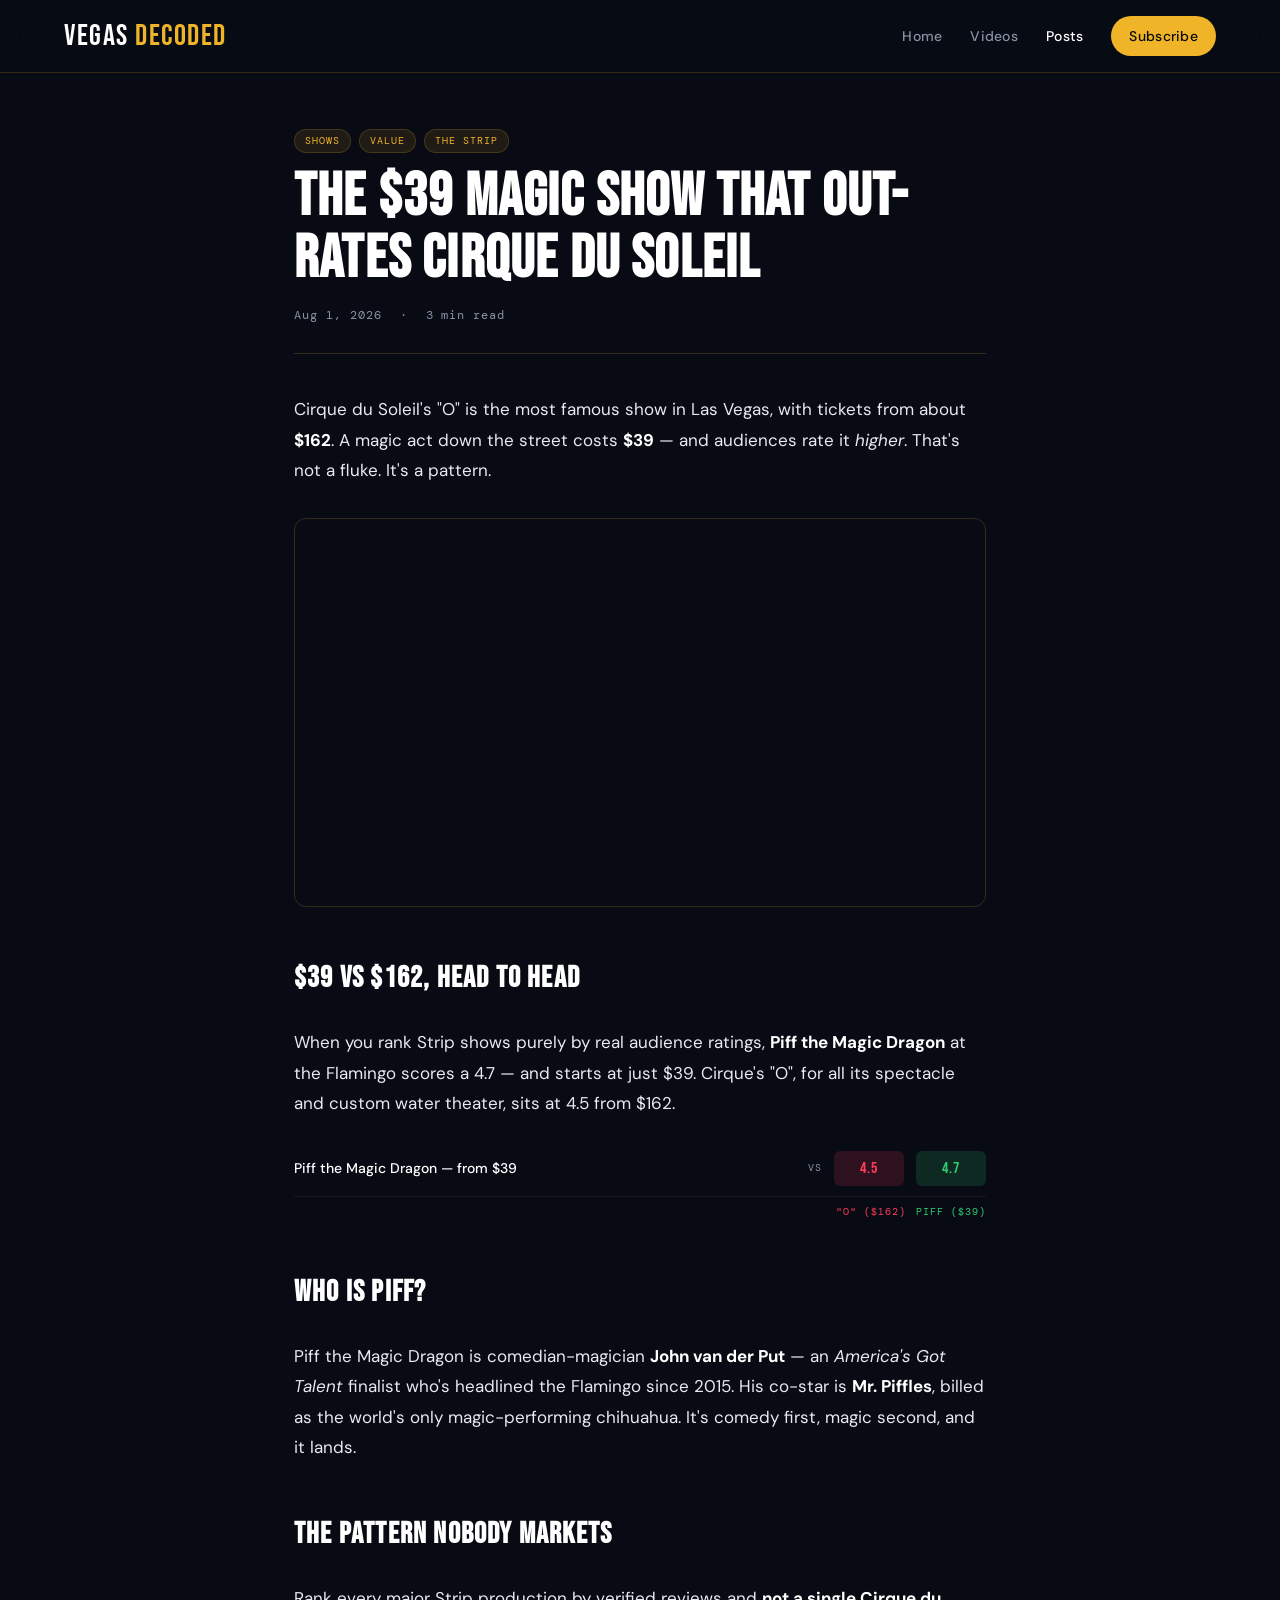
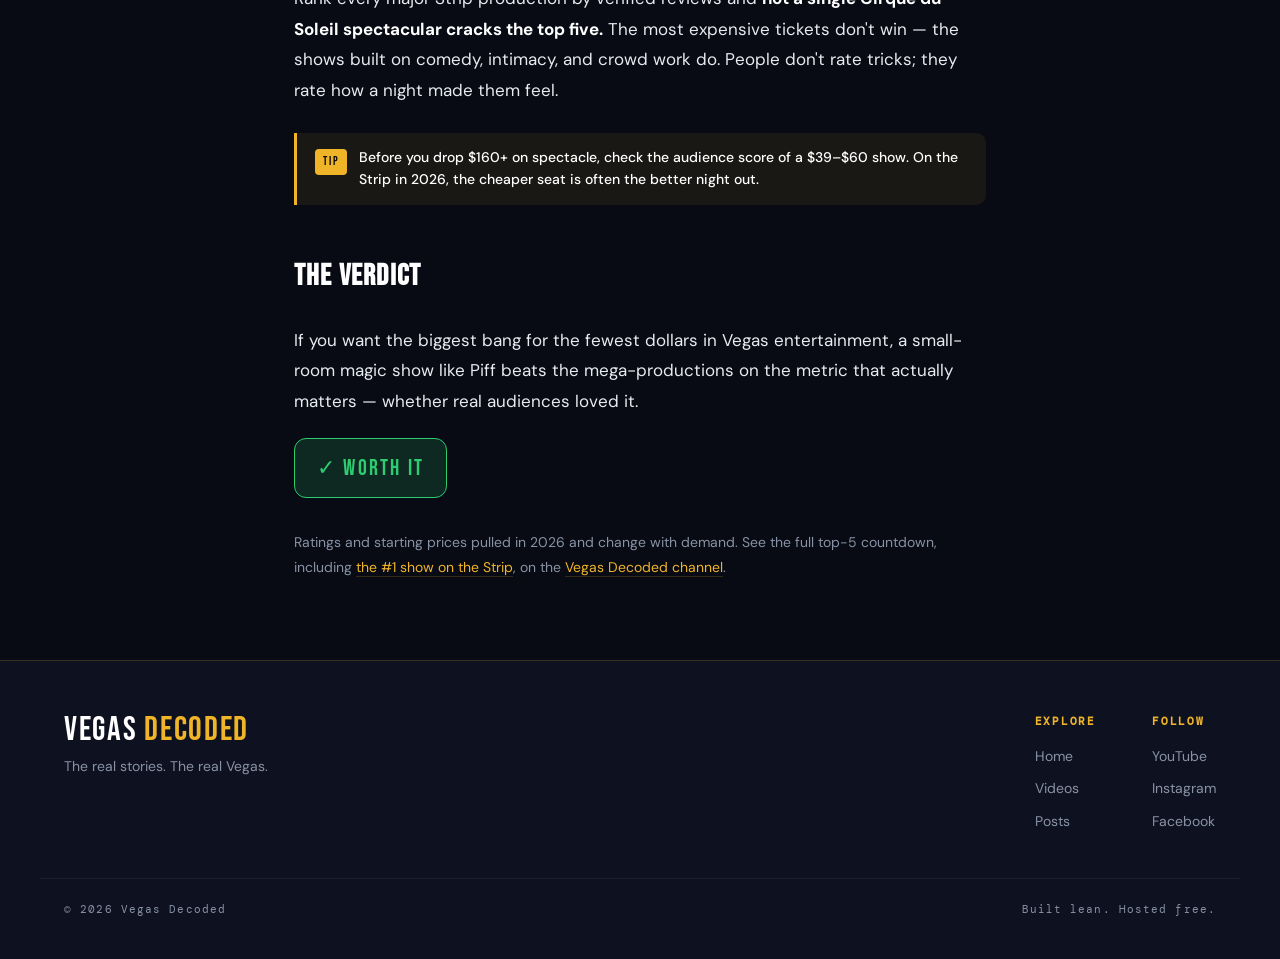
<file: posts/39-dollar-magic-show-beats-cirque.html>
<!DOCTYPE html>
<html lang="en">
<head>
<meta charset="UTF-8">
<meta name="viewport" content="width=device-width, initial-scale=1.0">
<title>The $39 Magic Show That Out-Rates Cirque du Soleil — Vegas Decoded</title>
<meta name="description" content="A $39 magic show on the Strip has a higher audience rating than Cirque's $162 'O'. Meet Piff the Magic Dragon — and the pattern that says cheaper Vegas shows win.">
<meta property="og:title" content="The $39 Magic Show That Out-Rates Cirque du Soleil">
<meta property="og:description" content="A $39 ticket beats a $162 Cirque show on audience rating. Here's why.">
<meta property="og:type" content="article">
<meta property="og:image" content="https://i.ytimg.com/vi/20x6mVryXg4/hqdefault.jpg">
<link rel="preconnect" href="https://fonts.googleapis.com">
<link rel="preconnect" href="https://fonts.gstatic.com" crossorigin>
<link href="https://fonts.googleapis.com/css2?family=Bebas+Neue&family=DM+Sans:wght@300;400;500;600;700&family=DM+Mono:wght@400;500&display=swap" rel="stylesheet">
<link rel="stylesheet" href="../assets/css/style.css">
</head>
<body>

<nav class="nav">
  <div class="nav-inner">
    <a class="brand" href="../index.html">VEGAS <span>DECODED</span></a>
    <button class="nav-toggle" aria-label="Menu">☰</button>
    <div class="nav-links">
      <a href="../index.html">Home</a>
      <a href="../videos.html">Videos</a>
      <a href="../posts.html" class="active">Posts</a>
      <a class="nav-cta" data-channel-link href="#" target="_blank" rel="noopener">Subscribe</a>
    </div>
  </div>
</nav>

<article class="article">
  <div class="container article-wrap">

    <div class="article-header">
      <div class="post-tags">
        <span class="tag">Shows</span>
        <span class="tag">Value</span>
        <span class="tag">The Strip</span>
      </div>
      <h1>The $39 Magic Show That Out-Rates Cirque du Soleil</h1>
      <div class="article-meta">
        <span>Aug 1, 2026</span>
        <span>·</span>
        <span>3 min read</span>
      </div>
    </div>

    <div class="article-body">
      <p>Cirque du Soleil's "O" is the most famous show in Las Vegas, with tickets from about <strong>$162</strong>. A magic act down the street costs <strong>$39</strong> — and audiences rate it <em>higher</em>. That's not a fluke. It's a pattern.</p>

      <div class="article-embed">
        <iframe src="https://www.youtube.com/embed/20x6mVryXg4" title="This $39 Magic Show Has a Higher Rating Than Cirque du Soleil"
                allow="accelerometer; autoplay; clipboard-write; encrypted-media; gyroscope; picture-in-picture"
                allowfullscreen loading="lazy"></iframe>
      </div>

      <h2>$39 vs $162, head to head</h2>
      <p>When you rank Strip shows purely by real audience ratings, <strong>Piff the Magic Dragon</strong> at the Flamingo scores a 4.7 — and starts at just $39. Cirque's "O", for all its spectacle and custom water theater, sits at 4.5 from $162.</p>

      <div class="vd-compare">
        <div class="vd-compare-label">Piff the Magic Dragon — from $39</div>
        <div class="vd-compare-vs">VS</div>
        <div class="vd-compare-a">4.5</div>
        <div class="vd-compare-b">4.7</div>
      </div>
      <div style="display:flex;justify-content:flex-end;gap:10px;margin-top:6px;">
        <div style="font-family:'DM Mono',monospace;font-size:10px;color:var(--red);letter-spacing:0.1em;min-width:70px;text-align:center;">"O" ($162)</div>
        <div style="font-family:'DM Mono',monospace;font-size:10px;color:var(--green);letter-spacing:0.1em;min-width:70px;text-align:center;">PIFF ($39)</div>
      </div>

      <h2>Who is Piff?</h2>
      <p>Piff the Magic Dragon is comedian-magician <strong>John van der Put</strong> — an <em>America's Got Talent</em> finalist who's headlined the Flamingo since 2015. His co-star is <strong>Mr. Piffles</strong>, billed as the world's only magic-performing chihuahua. It's comedy first, magic second, and it lands.</p>

      <h2>The pattern nobody markets</h2>
      <p>Rank every major Strip production by verified reviews and <strong>not a single Cirque du Soleil spectacular cracks the top five.</strong> The most expensive tickets don't win — the shows built on comedy, intimacy, and crowd work do. People don't rate tricks; they rate how a night made them feel.</p>

      <div class="vd-tip" style="margin:28px 0;">
        <div class="vd-tip-icon">TIP</div>
        <div class="vd-tip-text">Before you drop $160+ on spectacle, check the audience score of a $39–$60 show. On the Strip in 2026, the cheaper seat is often the better night out.</div>
      </div>

      <h2>The verdict</h2>
      <p>If you want the biggest bang for the fewest dollars in Vegas entertainment, a small-room magic show like Piff beats the mega-productions on the metric that actually matters — whether real audiences loved it.</p>

      <p><span class="vd-verdict worth-it">✓ WORTH IT</span></p>

      <p style="color:var(--muted);font-size:14px;margin-top:32px;">Ratings and starting prices pulled in 2026 and change with demand. See the full top-5 countdown, including <a href="number-1-show-vegas-50-dollars.html">the #1 show on the Strip</a>, on the <a data-channel-link href="#" target="_blank" rel="noopener">Vegas Decoded channel</a>.</p>
    </div>

  </div>
</article>

<footer class="footer">
  <div class="footer-inner">
    <div class="footer-brand">
      <div class="brand">VEGAS <span>DECODED</span></div>
      <p>The real stories. The real Vegas.</p>
    </div>
    <div class="footer-links">
      <div class="footer-col">
        <h4>Explore</h4>
        <a href="../index.html">Home</a>
        <a href="../videos.html">Videos</a>
        <a href="../posts.html">Posts</a>
      </div>
      <div class="footer-col">
        <h4>Follow</h4>
        <a data-channel-link href="#" target="_blank" rel="noopener">YouTube</a>
      </div>
    </div>
  </div>
  <div class="footer-bottom">
    <span>© <span id="year"></span> Vegas Decoded</span>
    <span>Built lean. Hosted free.</span>
  </div>
</footer>

<script>document.getElementById('year').textContent = new Date().getFullYear();</script>
<script src="../assets/js/config.js"></script>
<script src="../assets/js/main.js"></script>
</body>
</html>
</file>
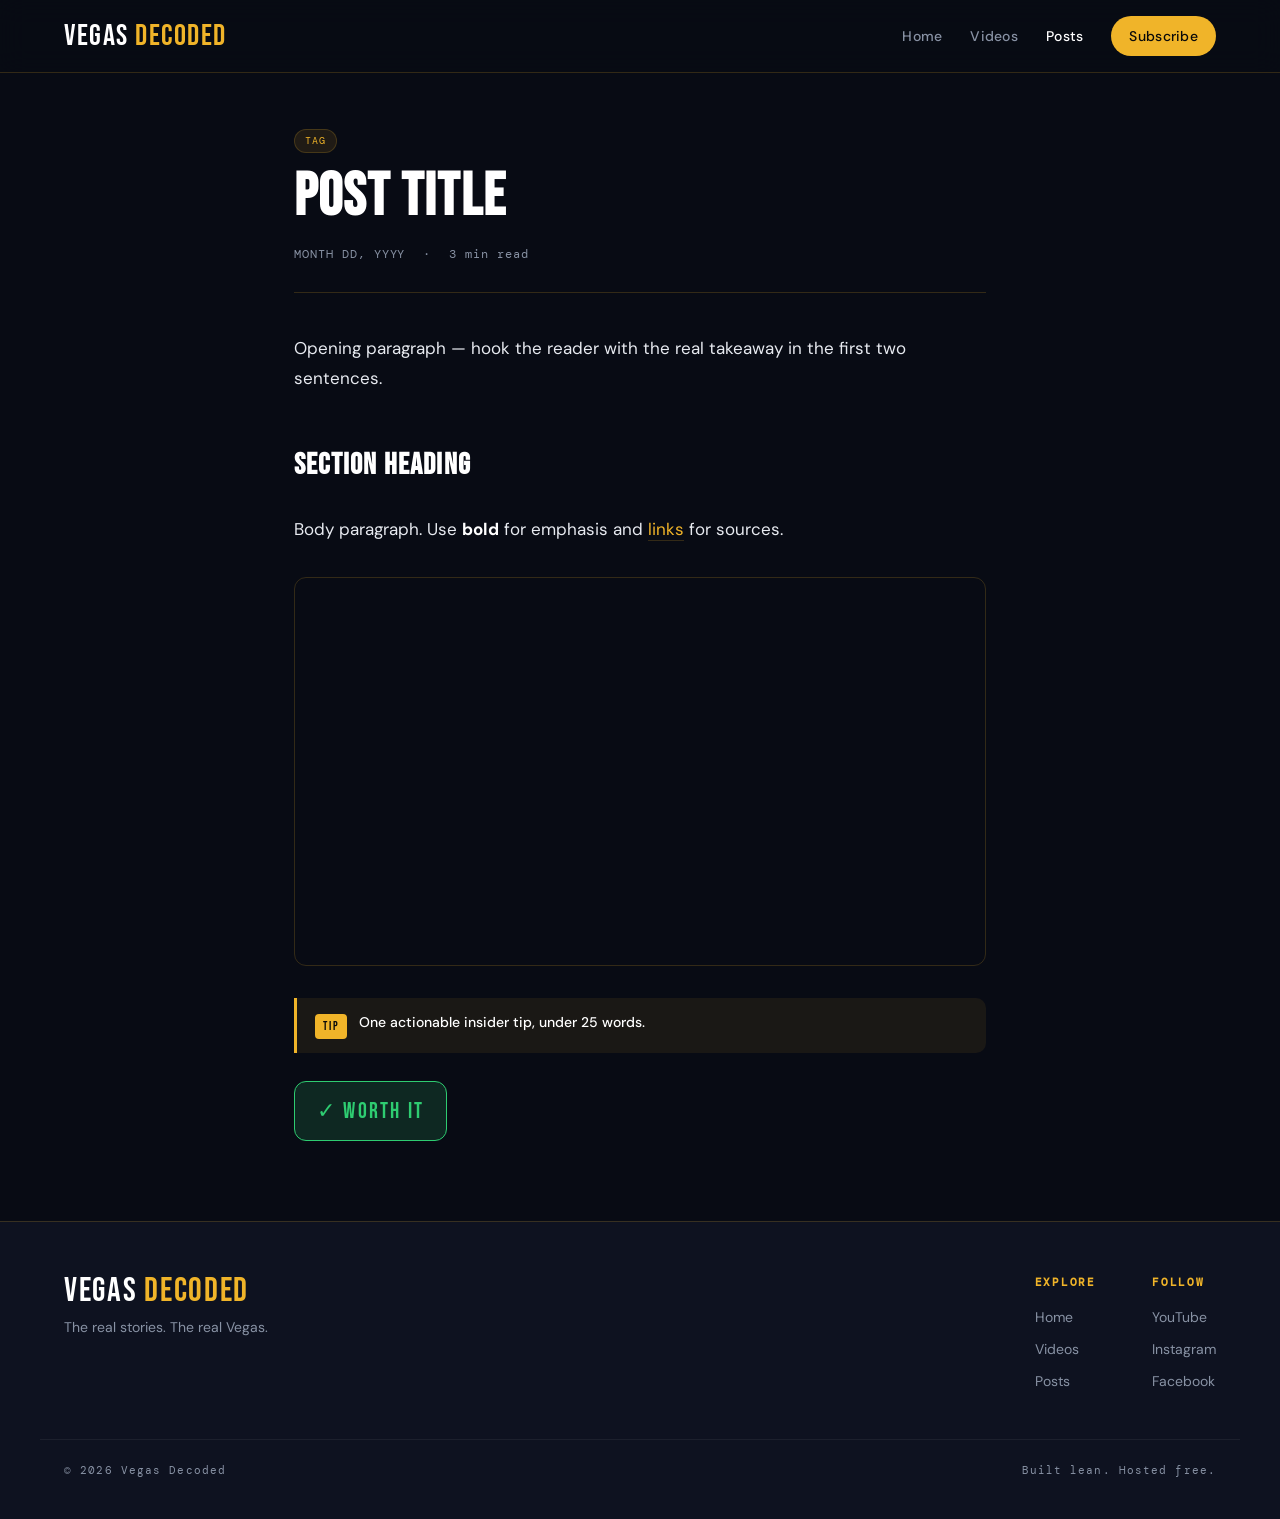
<file: posts/_TEMPLATE.html>
<!DOCTYPE html>
<html lang="en">
<head>
<meta charset="UTF-8">
<meta name="viewport" content="width=device-width, initial-scale=1.0">
<!-- ===== EDIT: title + description ===== -->
<title>POST TITLE — Vegas Decoded</title>
<meta name="description" content="ONE-SENTENCE SUMMARY OF THE POST.">
<meta property="og:title" content="POST TITLE">
<meta property="og:description" content="ONE-SENTENCE SUMMARY OF THE POST.">
<meta property="og:type" content="article">
<link rel="preconnect" href="https://fonts.googleapis.com">
<link rel="preconnect" href="https://fonts.gstatic.com" crossorigin>
<link href="https://fonts.googleapis.com/css2?family=Bebas+Neue&family=DM+Sans:wght@300;400;500;600;700&family=DM+Mono:wght@400;500&display=swap" rel="stylesheet">
<link rel="stylesheet" href="../assets/css/style.css">
</head>
<body>

<nav class="nav">
  <div class="nav-inner">
    <a class="brand" href="../index.html">VEGAS <span>DECODED</span></a>
    <button class="nav-toggle" aria-label="Menu">☰</button>
    <div class="nav-links">
      <a href="../index.html">Home</a>
      <a href="../videos.html">Videos</a>
      <a href="../posts.html" class="active">Posts</a>
      <a class="nav-cta" data-channel-link href="#" target="_blank" rel="noopener">Subscribe</a>
    </div>
  </div>
</nav>

<article class="article">
  <div class="container article-wrap">

    <div class="article-header">
      <!-- ===== EDIT: tags ===== -->
      <div class="post-tags"><span class="tag">TAG</span></div>
      <!-- ===== EDIT: headline ===== -->
      <h1>POST TITLE</h1>
      <div class="article-meta">
        <span>MONTH DD, YYYY</span>
        <span>·</span>
        <span>3 min read</span>
      </div>
    </div>

    <div class="article-body">
      <!-- ===== EDIT: body. Use these building blocks as needed ===== -->

      <p>Opening paragraph — hook the reader with the real takeaway in the first two sentences.</p>

      <h2>Section heading</h2>
      <p>Body paragraph. Use <strong>bold</strong> for emphasis and <a href="#">links</a> for sources.</p>

      <!-- Embed the episode (replace VIDEO_ID) -->
      <div class="article-embed">
        <iframe src="https://www.youtube.com/embed/VIDEO_ID" title="Vegas Decoded episode"
                allow="accelerometer; autoplay; clipboard-write; encrypted-media; gyroscope; picture-in-picture"
                allowfullscreen loading="lazy"></iframe>
      </div>

      <!-- Insider tip -->
      <div class="vd-tip" style="margin:28px 0;">
        <div class="vd-tip-icon">TIP</div>
        <div class="vd-tip-text">One actionable insider tip, under 25 words.</div>
      </div>

      <!-- Verdict (pick one) -->
      <p><span class="vd-verdict worth-it">✓ WORTH IT</span></p>
      <!-- <p><span class="vd-verdict skip-it">✕ SKIP IT</span></p> -->

    </div>

  </div>
</article>

<footer class="footer">
  <div class="footer-inner">
    <div class="footer-brand">
      <div class="brand">VEGAS <span>DECODED</span></div>
      <p>The real stories. The real Vegas.</p>
    </div>
    <div class="footer-links">
      <div class="footer-col">
        <h4>Explore</h4>
        <a href="../index.html">Home</a>
        <a href="../videos.html">Videos</a>
        <a href="../posts.html">Posts</a>
      </div>
      <div class="footer-col">
        <h4>Follow</h4>
        <a data-channel-link href="#" target="_blank" rel="noopener">YouTube</a>
      </div>
    </div>
  </div>
  <div class="footer-bottom">
    <span>© <span id="year"></span> Vegas Decoded</span>
    <span>Built lean. Hosted free.</span>
  </div>
</footer>

<script>document.getElementById('year').textContent = new Date().getFullYear();</script>
<script src="../assets/js/config.js"></script>
<script src="../assets/js/main.js"></script>
</body>
</html>
</file>
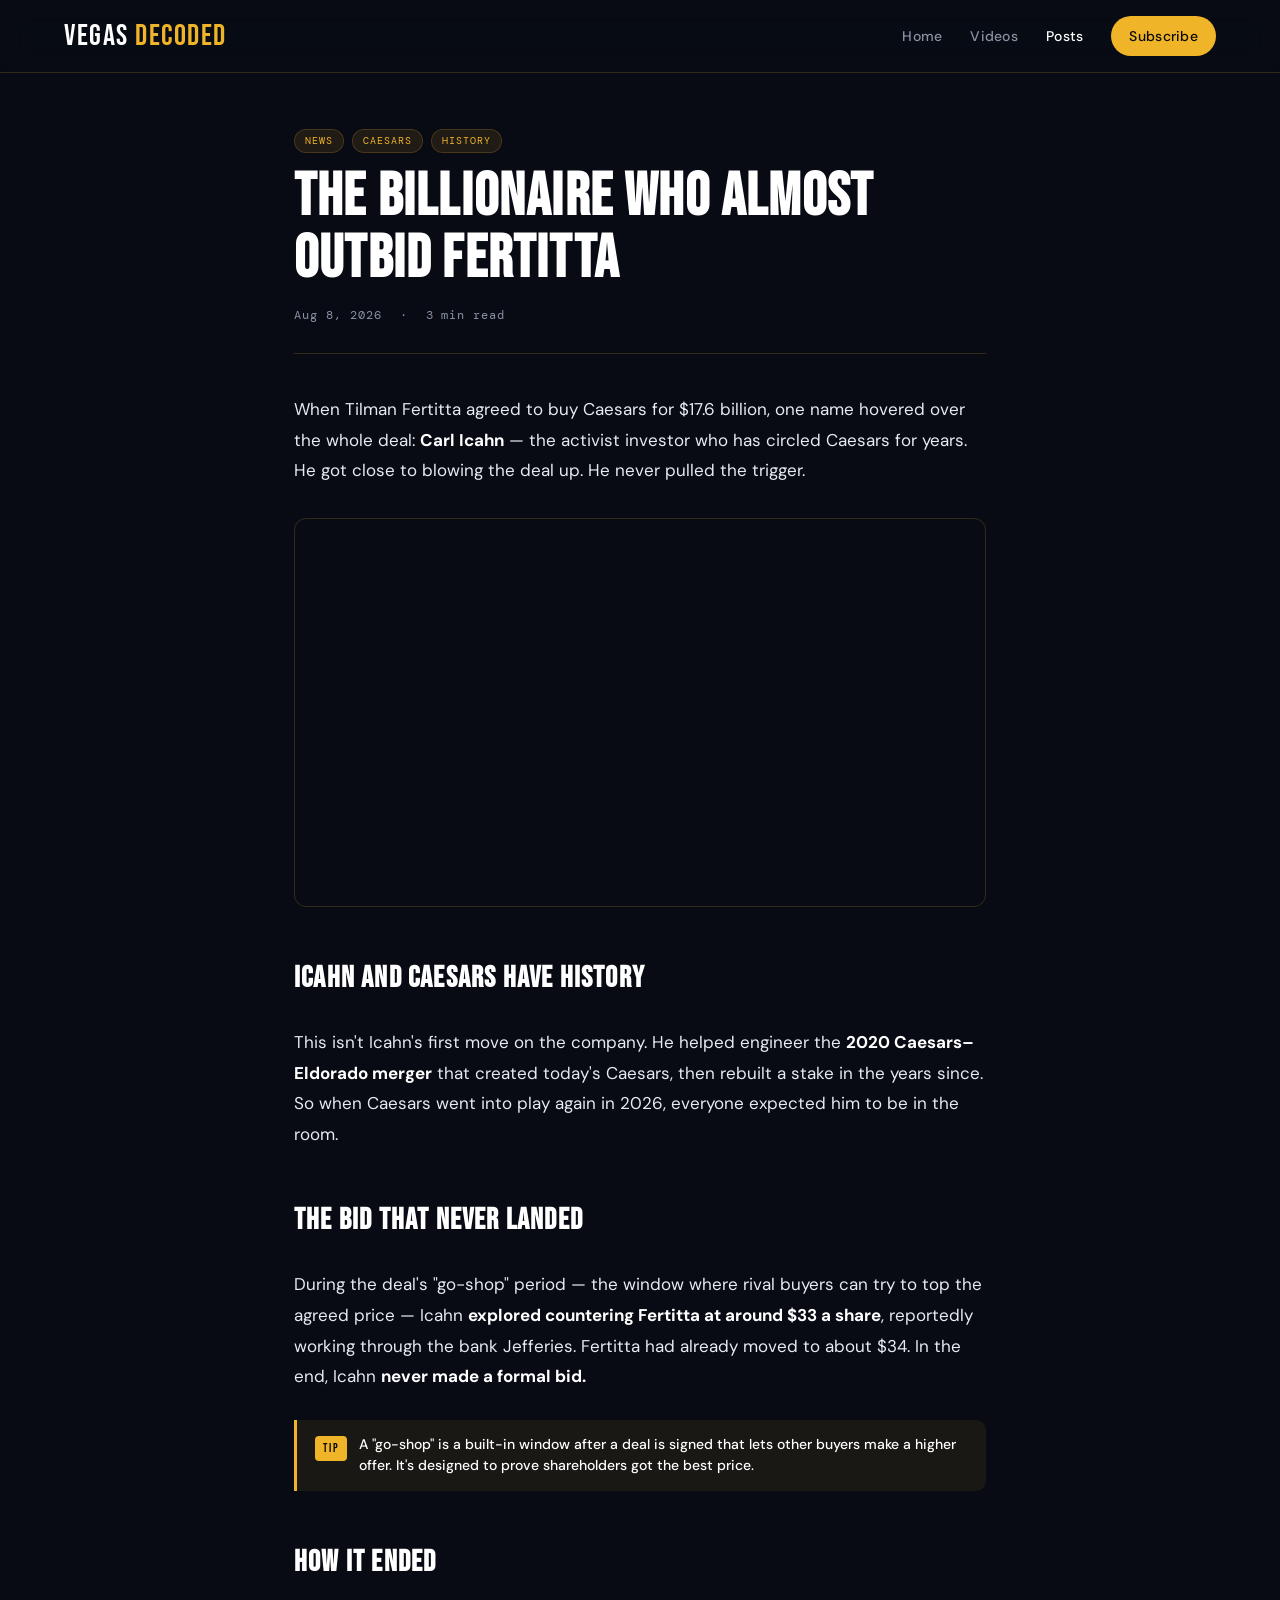
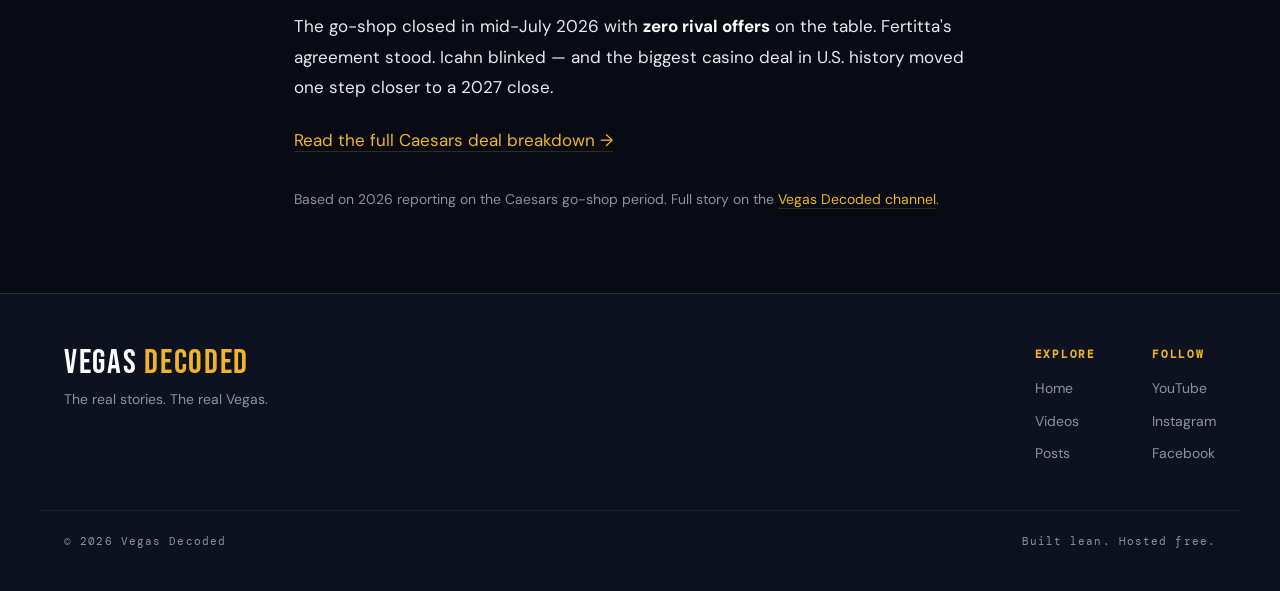
<file: posts/billionaire-who-almost-outbid-fertitta.html>
<!DOCTYPE html>
<html lang="en">
<head>
<meta charset="UTF-8">
<meta name="viewport" content="width=device-width, initial-scale=1.0">
<title>The Billionaire Who Almost Outbid Fertitta for Caesars — Vegas Decoded</title>
<meta name="description" content="Carl Icahn circled Caesars again in 2026 and explored topping Fertitta's bid — but never pulled the trigger. The go-shop closed with zero rival offers. Here's the showdown.">
<meta property="og:title" content="The Billionaire Who Almost Outbid Fertitta for Caesars">
<meta property="og:description" content="Carl Icahn's history with Caesars, and the 2026 bid that never came.">
<meta property="og:type" content="article">
<meta property="og:image" content="https://i.ytimg.com/vi/Yc5icYCnzvo/hqdefault.jpg">
<link rel="preconnect" href="https://fonts.googleapis.com">
<link rel="preconnect" href="https://fonts.gstatic.com" crossorigin>
<link href="https://fonts.googleapis.com/css2?family=Bebas+Neue&family=DM+Sans:wght@300;400;500;600;700&family=DM+Mono:wght@400;500&display=swap" rel="stylesheet">
<link rel="stylesheet" href="../assets/css/style.css">
</head>
<body>

<nav class="nav">
  <div class="nav-inner">
    <a class="brand" href="../index.html">VEGAS <span>DECODED</span></a>
    <button class="nav-toggle" aria-label="Menu">☰</button>
    <div class="nav-links">
      <a href="../index.html">Home</a>
      <a href="../videos.html">Videos</a>
      <a href="../posts.html" class="active">Posts</a>
      <a class="nav-cta" data-channel-link href="#" target="_blank" rel="noopener">Subscribe</a>
    </div>
  </div>
</nav>

<article class="article">
  <div class="container article-wrap">

    <div class="article-header">
      <div class="post-tags">
        <span class="tag">News</span>
        <span class="tag">Caesars</span>
        <span class="tag">History</span>
      </div>
      <h1>The Billionaire Who Almost Outbid Fertitta</h1>
      <div class="article-meta">
        <span>Aug 8, 2026</span>
        <span>·</span>
        <span>3 min read</span>
      </div>
    </div>

    <div class="article-body">
      <p>When Tilman Fertitta agreed to buy Caesars for $17.6 billion, one name hovered over the whole deal: <strong>Carl Icahn</strong> — the activist investor who has circled Caesars for years. He got close to blowing the deal up. He never pulled the trigger.</p>

      <div class="article-embed">
        <iframe src="https://www.youtube.com/embed/Yc5icYCnzvo" title="The Billionaire Who Almost Outbid Fertitta for Caesars"
                allow="accelerometer; autoplay; clipboard-write; encrypted-media; gyroscope; picture-in-picture"
                allowfullscreen loading="lazy"></iframe>
      </div>

      <h2>Icahn and Caesars have history</h2>
      <p>This isn't Icahn's first move on the company. He helped engineer the <strong>2020 Caesars–Eldorado merger</strong> that created today's Caesars, then rebuilt a stake in the years since. So when Caesars went into play again in 2026, everyone expected him to be in the room.</p>

      <h2>The bid that never landed</h2>
      <p>During the deal's "go-shop" period — the window where rival buyers can try to top the agreed price — Icahn <strong>explored countering Fertitta at around $33 a share</strong>, reportedly working through the bank Jefferies. Fertitta had already moved to about $34. In the end, Icahn <strong>never made a formal bid.</strong></p>

      <div class="vd-tip" style="margin:28px 0;">
        <div class="vd-tip-icon">TIP</div>
        <div class="vd-tip-text">A "go-shop" is a built-in window after a deal is signed that lets other buyers make a higher offer. It's designed to prove shareholders got the best price.</div>
      </div>

      <h2>How it ended</h2>
      <p>The go-shop closed in mid-July 2026 with <strong>zero rival offers</strong> on the table. Fertitta's agreement stood. Icahn blinked — and the biggest casino deal in U.S. history moved one step closer to a 2027 close.</p>

      <p><a href="fertitta-buys-caesars-17-6-billion.html">Read the full Caesars deal breakdown →</a></p>

      <p style="color:var(--muted);font-size:14px;margin-top:32px;">Based on 2026 reporting on the Caesars go-shop period. Full story on the <a data-channel-link href="#" target="_blank" rel="noopener">Vegas Decoded channel</a>.</p>
    </div>

  </div>
</article>

<footer class="footer">
  <div class="footer-inner">
    <div class="footer-brand">
      <div class="brand">VEGAS <span>DECODED</span></div>
      <p>The real stories. The real Vegas.</p>
    </div>
    <div class="footer-links">
      <div class="footer-col">
        <h4>Explore</h4>
        <a href="../index.html">Home</a>
        <a href="../videos.html">Videos</a>
        <a href="../posts.html">Posts</a>
      </div>
      <div class="footer-col">
        <h4>Follow</h4>
        <a data-channel-link href="#" target="_blank" rel="noopener">YouTube</a>
      </div>
    </div>
  </div>
  <div class="footer-bottom">
    <span>© <span id="year"></span> Vegas Decoded</span>
    <span>Built lean. Hosted free.</span>
  </div>
</footer>

<script>document.getElementById('year').textContent = new Date().getFullYear();</script>
<script src="../assets/js/config.js"></script>
<script src="../assets/js/main.js"></script>
</body>
</html>
</file>
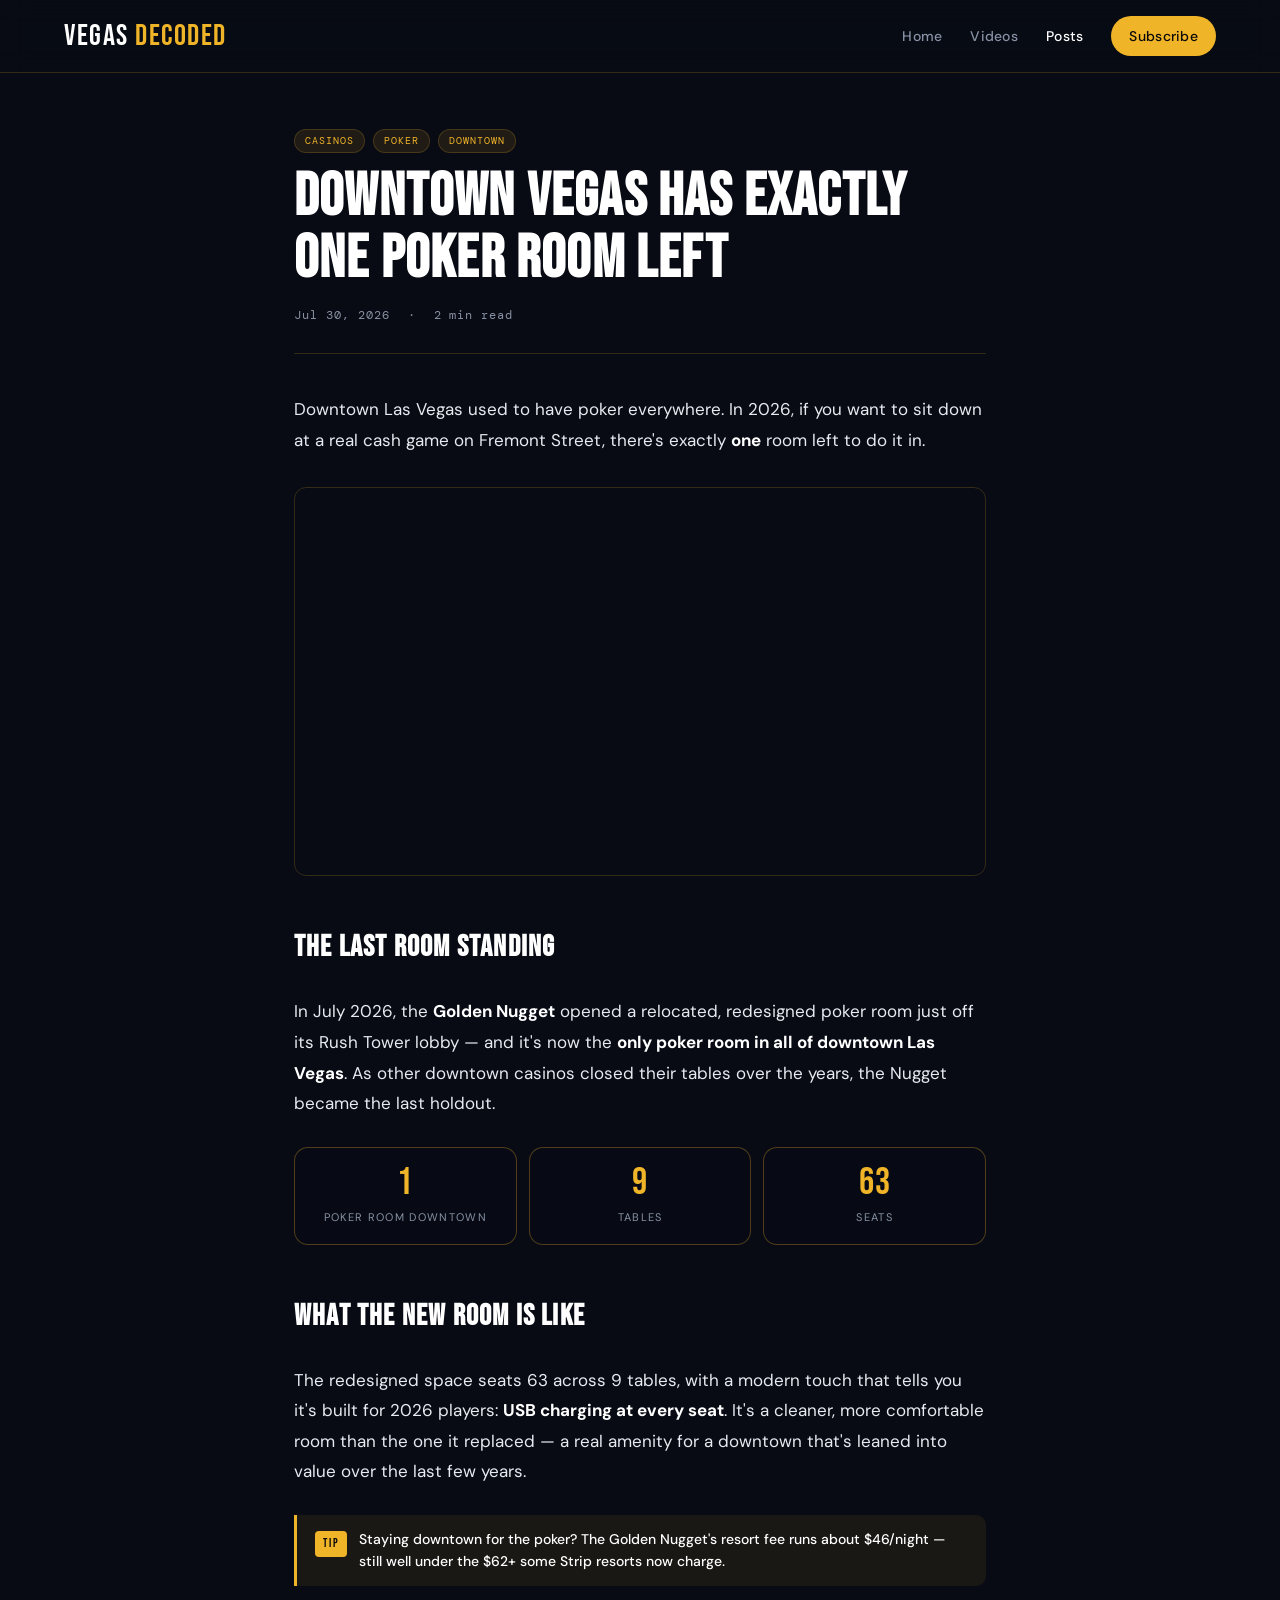
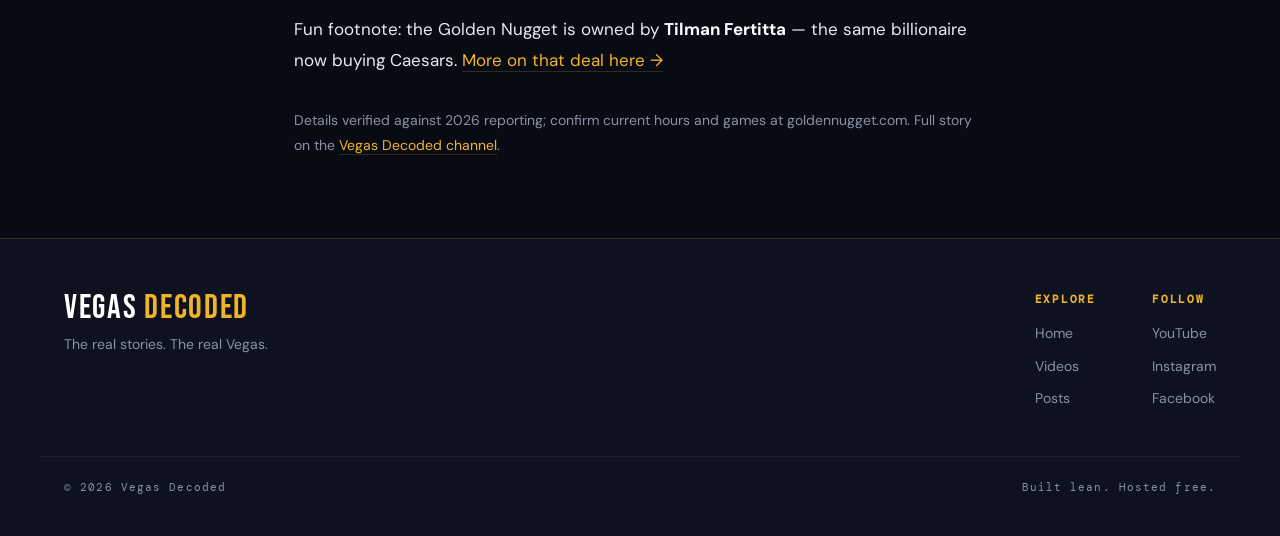
<file: posts/downtown-vegas-one-poker-room-left.html>
<!DOCTYPE html>
<html lang="en">
<head>
<meta charset="UTF-8">
<meta name="viewport" content="width=device-width, initial-scale=1.0">
<title>Downtown Vegas Has Exactly One Poker Room Left — Vegas Decoded</title>
<meta name="description" content="Downtown Las Vegas once had poker everywhere. In 2026 it's down to a single room: the Golden Nugget's new 9-table space off the Rush Tower lobby.">
<meta property="og:title" content="Downtown Vegas Has Exactly One Poker Room Left">
<meta property="og:description" content="The Golden Nugget now runs the only poker room in all of downtown Las Vegas.">
<meta property="og:type" content="article">
<meta property="og:image" content="https://i.ytimg.com/vi/iCbySmmsyig/hqdefault.jpg">
<link rel="preconnect" href="https://fonts.googleapis.com">
<link rel="preconnect" href="https://fonts.gstatic.com" crossorigin>
<link href="https://fonts.googleapis.com/css2?family=Bebas+Neue&family=DM+Sans:wght@300;400;500;600;700&family=DM+Mono:wght@400;500&display=swap" rel="stylesheet">
<link rel="stylesheet" href="../assets/css/style.css">
</head>
<body>

<nav class="nav">
  <div class="nav-inner">
    <a class="brand" href="../index.html">VEGAS <span>DECODED</span></a>
    <button class="nav-toggle" aria-label="Menu">☰</button>
    <div class="nav-links">
      <a href="../index.html">Home</a>
      <a href="../videos.html">Videos</a>
      <a href="../posts.html" class="active">Posts</a>
      <a class="nav-cta" data-channel-link href="#" target="_blank" rel="noopener">Subscribe</a>
    </div>
  </div>
</nav>

<article class="article">
  <div class="container article-wrap">

    <div class="article-header">
      <div class="post-tags">
        <span class="tag">Casinos</span>
        <span class="tag">Poker</span>
        <span class="tag">Downtown</span>
      </div>
      <h1>Downtown Vegas Has Exactly One Poker Room Left</h1>
      <div class="article-meta">
        <span>Jul 30, 2026</span>
        <span>·</span>
        <span>2 min read</span>
      </div>
    </div>

    <div class="article-body">
      <p>Downtown Las Vegas used to have poker everywhere. In 2026, if you want to sit down at a real cash game on Fremont Street, there's exactly <strong>one</strong> room left to do it in.</p>

      <div class="article-embed">
        <iframe src="https://www.youtube.com/embed/iCbySmmsyig" title="Downtown Vegas Has Exactly One Poker Room Left"
                allow="accelerometer; autoplay; clipboard-write; encrypted-media; gyroscope; picture-in-picture"
                allowfullscreen loading="lazy"></iframe>
      </div>

      <h2>The last room standing</h2>
      <p>In July 2026, the <strong>Golden Nugget</strong> opened a relocated, redesigned poker room just off its Rush Tower lobby — and it's now the <strong>only poker room in all of downtown Las Vegas</strong>. As other downtown casinos closed their tables over the years, the Nugget became the last holdout.</p>

      <div class="vd-stats-row">
        <div class="vd-stat-block">
          <div class="vd-stat-number">1</div>
          <div class="vd-stat-label">Poker Room Downtown</div>
        </div>
        <div class="vd-stat-block">
          <div class="vd-stat-number">9</div>
          <div class="vd-stat-label">Tables</div>
        </div>
        <div class="vd-stat-block">
          <div class="vd-stat-number">63</div>
          <div class="vd-stat-label">Seats</div>
        </div>
      </div>

      <h2>What the new room is like</h2>
      <p>The redesigned space seats 63 across 9 tables, with a modern touch that tells you it's built for 2026 players: <strong>USB charging at every seat</strong>. It's a cleaner, more comfortable room than the one it replaced — a real amenity for a downtown that's leaned into value over the last few years.</p>

      <div class="vd-tip" style="margin:28px 0;">
        <div class="vd-tip-icon">TIP</div>
        <div class="vd-tip-text">Staying downtown for the poker? The Golden Nugget's resort fee runs about $46/night — still well under the $62+ some Strip resorts now charge.</div>
      </div>

      <p>Fun footnote: the Golden Nugget is owned by <strong>Tilman Fertitta</strong> — the same billionaire now buying Caesars. <a href="fertitta-buys-caesars-17-6-billion.html">More on that deal here →</a></p>

      <p style="color:var(--muted);font-size:14px;margin-top:32px;">Details verified against 2026 reporting; confirm current hours and games at goldennugget.com. Full story on the <a data-channel-link href="#" target="_blank" rel="noopener">Vegas Decoded channel</a>.</p>
    </div>

  </div>
</article>

<footer class="footer">
  <div class="footer-inner">
    <div class="footer-brand">
      <div class="brand">VEGAS <span>DECODED</span></div>
      <p>The real stories. The real Vegas.</p>
    </div>
    <div class="footer-links">
      <div class="footer-col">
        <h4>Explore</h4>
        <a href="../index.html">Home</a>
        <a href="../videos.html">Videos</a>
        <a href="../posts.html">Posts</a>
      </div>
      <div class="footer-col">
        <h4>Follow</h4>
        <a data-channel-link href="#" target="_blank" rel="noopener">YouTube</a>
      </div>
    </div>
  </div>
  <div class="footer-bottom">
    <span>© <span id="year"></span> Vegas Decoded</span>
    <span>Built lean. Hosted free.</span>
  </div>
</footer>

<script>document.getElementById('year').textContent = new Date().getFullYear();</script>
<script src="../assets/js/config.js"></script>
<script src="../assets/js/main.js"></script>
</body>
</html>
</file>
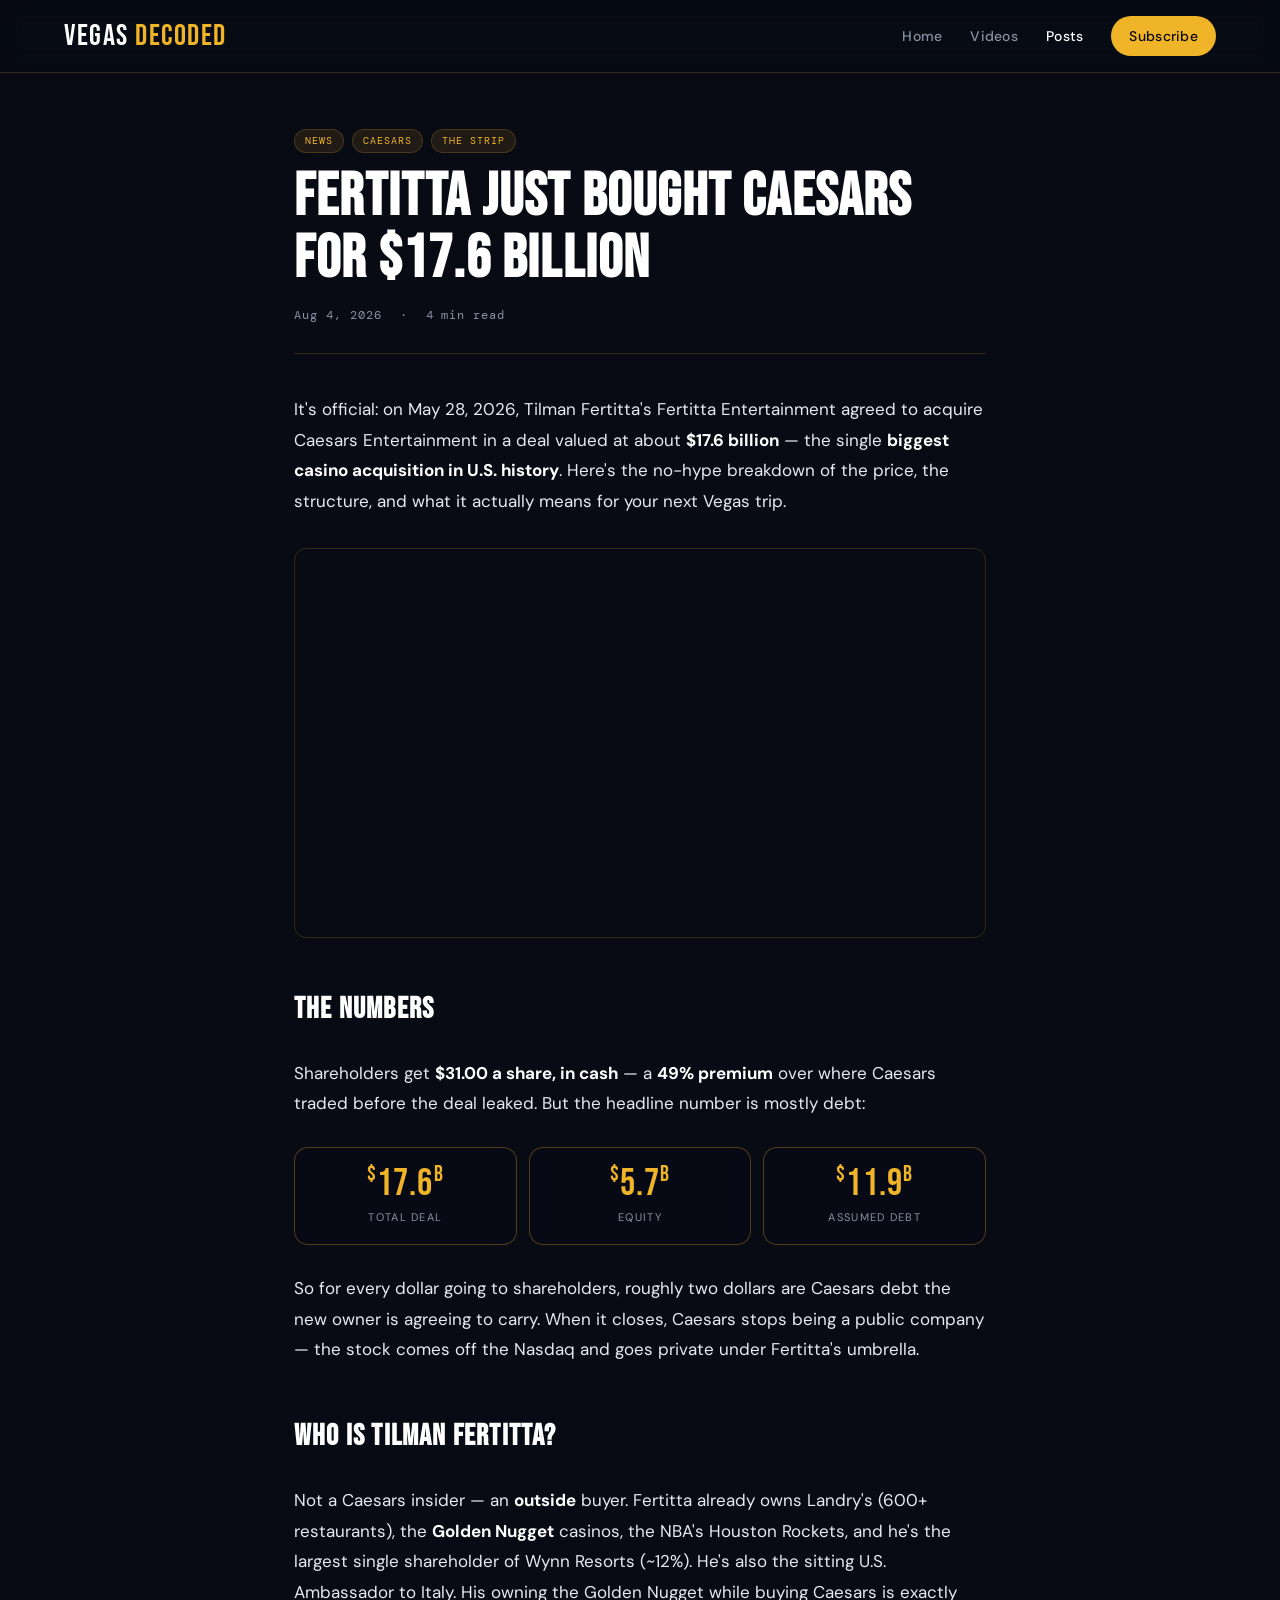
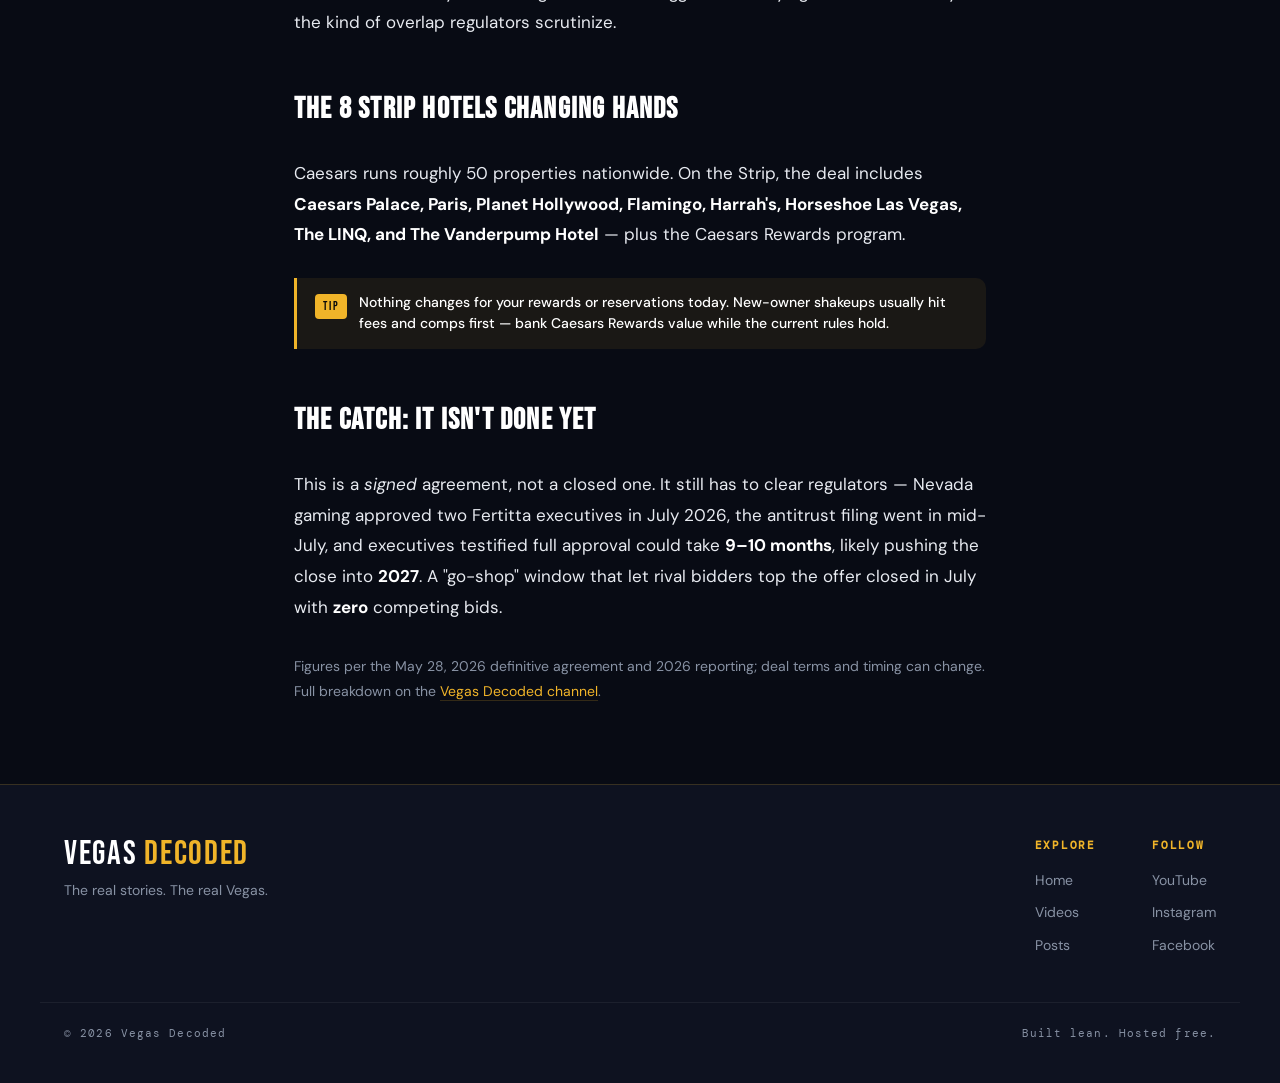
<file: posts/fertitta-buys-caesars-17-6-billion.html>
<!DOCTYPE html>
<html lang="en">
<head>
<meta charset="UTF-8">
<meta name="viewport" content="width=device-width, initial-scale=1.0">
<title>Fertitta Just Bought Caesars for $17.6 Billion — Vegas Decoded</title>
<meta name="description" content="Tilman Fertitta agreed to buy Caesars for $17.6 billion — the biggest casino deal in U.S. history. The price, the structure, the 8 Strip hotels, and why it isn't done yet.">
<meta property="og:title" content="Fertitta Just Bought Caesars for $17.6 Billion">
<meta property="og:description" content="The biggest casino deal in U.S. history, decoded — and what it means for your Vegas trip.">
<meta property="og:type" content="article">
<meta property="og:image" content="https://i.ytimg.com/vi/9ogh0Qe4Gno/hqdefault.jpg">
<link rel="preconnect" href="https://fonts.googleapis.com">
<link rel="preconnect" href="https://fonts.gstatic.com" crossorigin>
<link href="https://fonts.googleapis.com/css2?family=Bebas+Neue&family=DM+Sans:wght@300;400;500;600;700&family=DM+Mono:wght@400;500&display=swap" rel="stylesheet">
<link rel="stylesheet" href="../assets/css/style.css">
</head>
<body>

<nav class="nav">
  <div class="nav-inner">
    <a class="brand" href="../index.html">VEGAS <span>DECODED</span></a>
    <button class="nav-toggle" aria-label="Menu">☰</button>
    <div class="nav-links">
      <a href="../index.html">Home</a>
      <a href="../videos.html">Videos</a>
      <a href="../posts.html" class="active">Posts</a>
      <a class="nav-cta" data-channel-link href="#" target="_blank" rel="noopener">Subscribe</a>
    </div>
  </div>
</nav>

<article class="article">
  <div class="container article-wrap">

    <div class="article-header">
      <div class="post-tags">
        <span class="tag">News</span>
        <span class="tag">Caesars</span>
        <span class="tag">The Strip</span>
      </div>
      <h1>Fertitta Just Bought Caesars for $17.6 Billion</h1>
      <div class="article-meta">
        <span>Aug 4, 2026</span>
        <span>·</span>
        <span>4 min read</span>
      </div>
    </div>

    <div class="article-body">
      <p>It's official: on May 28, 2026, Tilman Fertitta's Fertitta Entertainment agreed to acquire Caesars Entertainment in a deal valued at about <strong>$17.6 billion</strong> — the single <strong>biggest casino acquisition in U.S. history</strong>. Here's the no-hype breakdown of the price, the structure, and what it actually means for your next Vegas trip.</p>

      <div class="article-embed">
        <iframe src="https://www.youtube.com/embed/9ogh0Qe4Gno" title="Fertitta Just Bought Caesars for $17.6 Billion"
                allow="accelerometer; autoplay; clipboard-write; encrypted-media; gyroscope; picture-in-picture"
                allowfullscreen loading="lazy"></iframe>
      </div>

      <h2>The numbers</h2>
      <p>Shareholders get <strong>$31.00 a share, in cash</strong> — a <strong>49% premium</strong> over where Caesars traded before the deal leaked. But the headline number is mostly debt:</p>

      <div class="vd-stats-row">
        <div class="vd-stat-block">
          <div class="vd-stat-number"><span class="unit">$</span>17.6<span class="unit">B</span></div>
          <div class="vd-stat-label">Total Deal</div>
        </div>
        <div class="vd-stat-block">
          <div class="vd-stat-number"><span class="unit">$</span>5.7<span class="unit">B</span></div>
          <div class="vd-stat-label">Equity</div>
        </div>
        <div class="vd-stat-block">
          <div class="vd-stat-number"><span class="unit">$</span>11.9<span class="unit">B</span></div>
          <div class="vd-stat-label">Assumed Debt</div>
        </div>
      </div>

      <p>So for every dollar going to shareholders, roughly two dollars are Caesars debt the new owner is agreeing to carry. When it closes, Caesars stops being a public company — the stock comes off the Nasdaq and goes private under Fertitta's umbrella.</p>

      <h2>Who is Tilman Fertitta?</h2>
      <p>Not a Caesars insider — an <strong>outside</strong> buyer. Fertitta already owns Landry's (600+ restaurants), the <strong>Golden Nugget</strong> casinos, the NBA's Houston Rockets, and he's the largest single shareholder of Wynn Resorts (~12%). He's also the sitting U.S. Ambassador to Italy. His owning the Golden Nugget while buying Caesars is exactly the kind of overlap regulators scrutinize.</p>

      <h2>The 8 Strip hotels changing hands</h2>
      <p>Caesars runs roughly 50 properties nationwide. On the Strip, the deal includes <strong>Caesars Palace, Paris, Planet Hollywood, Flamingo, Harrah's, Horseshoe Las Vegas, The LINQ, and The Vanderpump Hotel</strong> — plus the Caesars Rewards program.</p>

      <div class="vd-tip" style="margin:28px 0;">
        <div class="vd-tip-icon">TIP</div>
        <div class="vd-tip-text">Nothing changes for your rewards or reservations today. New-owner shakeups usually hit fees and comps first — bank Caesars Rewards value while the current rules hold.</div>
      </div>

      <h2>The catch: it isn't done yet</h2>
      <p>This is a <em>signed</em> agreement, not a closed one. It still has to clear regulators — Nevada gaming approved two Fertitta executives in July 2026, the antitrust filing went in mid-July, and executives testified full approval could take <strong>9–10 months</strong>, likely pushing the close into <strong>2027</strong>. A "go-shop" window that let rival bidders top the offer closed in July with <strong>zero</strong> competing bids.</p>

      <p style="color:var(--muted);font-size:14px;margin-top:32px;">Figures per the May 28, 2026 definitive agreement and 2026 reporting; deal terms and timing can change. Full breakdown on the <a data-channel-link href="#" target="_blank" rel="noopener">Vegas Decoded channel</a>.</p>
    </div>

  </div>
</article>

<footer class="footer">
  <div class="footer-inner">
    <div class="footer-brand">
      <div class="brand">VEGAS <span>DECODED</span></div>
      <p>The real stories. The real Vegas.</p>
    </div>
    <div class="footer-links">
      <div class="footer-col">
        <h4>Explore</h4>
        <a href="../index.html">Home</a>
        <a href="../videos.html">Videos</a>
        <a href="../posts.html">Posts</a>
      </div>
      <div class="footer-col">
        <h4>Follow</h4>
        <a data-channel-link href="#" target="_blank" rel="noopener">YouTube</a>
      </div>
    </div>
  </div>
  <div class="footer-bottom">
    <span>© <span id="year"></span> Vegas Decoded</span>
    <span>Built lean. Hosted free.</span>
  </div>
</footer>

<script>document.getElementById('year').textContent = new Date().getFullYear();</script>
<script src="../assets/js/config.js"></script>
<script src="../assets/js/main.js"></script>
</body>
</html>
</file>
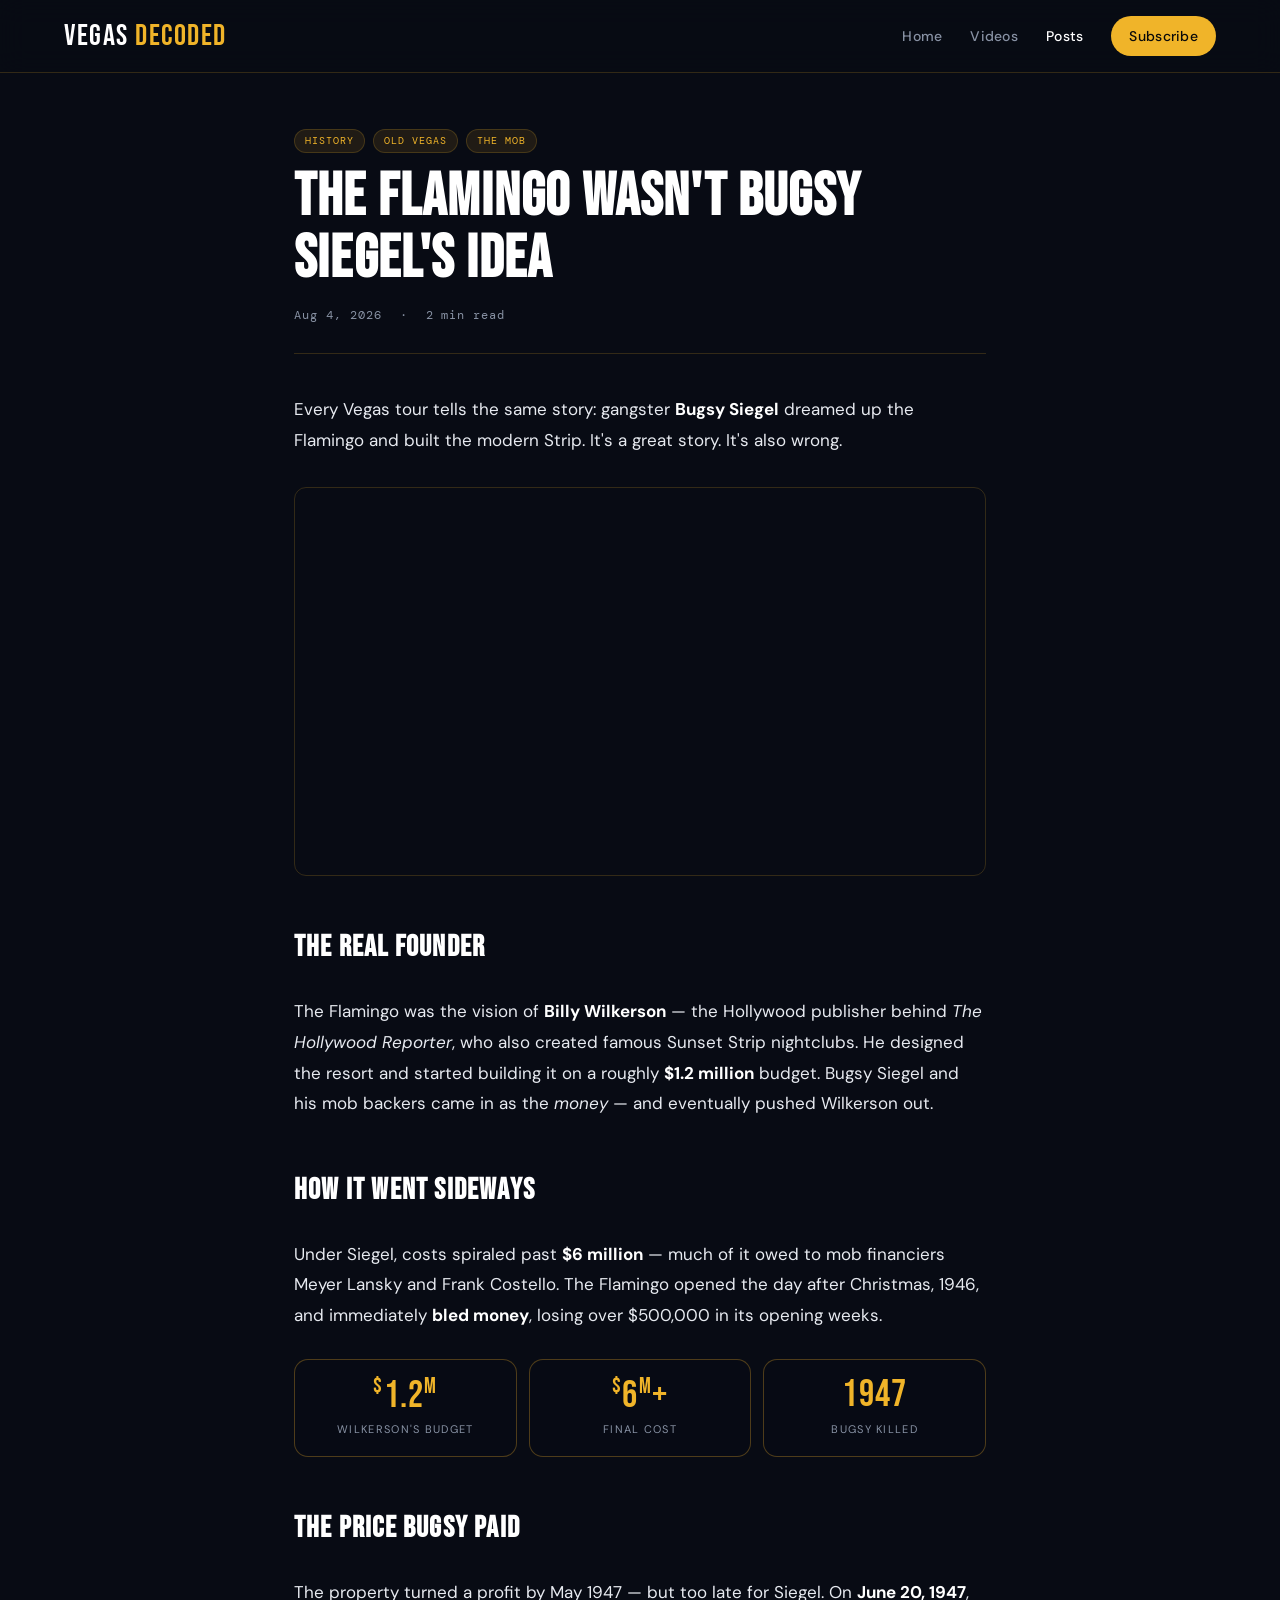
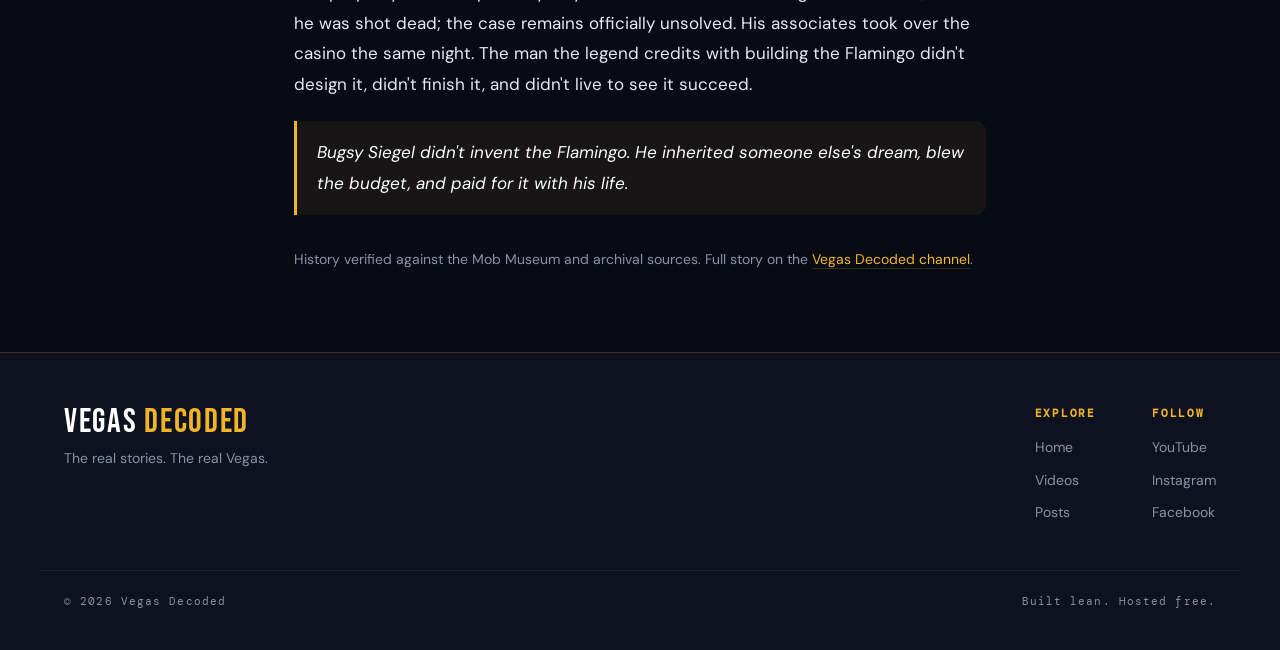
<file: posts/flamingo-wasnt-bugsy-siegels-idea.html>
<!DOCTYPE html>
<html lang="en">
<head>
<meta charset="UTF-8">
<meta name="viewport" content="width=device-width, initial-scale=1.0">
<title>The Flamingo Wasn't Bugsy Siegel's Idea — Vegas Decoded</title>
<meta name="description" content="The story says gangster Bugsy Siegel dreamed up the Flamingo. He didn't. The real founder was a Hollywood magazine publisher — and it cost Bugsy his life.">
<meta property="og:title" content="The Flamingo Wasn't Bugsy Siegel's Idea">
<meta property="og:description" content="The most famous origin story in Vegas is wrong. Here's who really built the Flamingo.">
<meta property="og:type" content="article">
<meta property="og:image" content="https://i.ytimg.com/vi/eSZh9FGoucM/hqdefault.jpg">
<link rel="preconnect" href="https://fonts.googleapis.com">
<link rel="preconnect" href="https://fonts.gstatic.com" crossorigin>
<link href="https://fonts.googleapis.com/css2?family=Bebas+Neue&family=DM+Sans:wght@300;400;500;600;700&family=DM+Mono:wght@400;500&display=swap" rel="stylesheet">
<link rel="stylesheet" href="../assets/css/style.css">
</head>
<body>

<nav class="nav">
  <div class="nav-inner">
    <a class="brand" href="../index.html">VEGAS <span>DECODED</span></a>
    <button class="nav-toggle" aria-label="Menu">☰</button>
    <div class="nav-links">
      <a href="../index.html">Home</a>
      <a href="../videos.html">Videos</a>
      <a href="../posts.html" class="active">Posts</a>
      <a class="nav-cta" data-channel-link href="#" target="_blank" rel="noopener">Subscribe</a>
    </div>
  </div>
</nav>

<article class="article">
  <div class="container article-wrap">

    <div class="article-header">
      <div class="post-tags">
        <span class="tag">History</span>
        <span class="tag">Old Vegas</span>
        <span class="tag">The Mob</span>
      </div>
      <h1>The Flamingo Wasn't Bugsy Siegel's Idea</h1>
      <div class="article-meta">
        <span>Aug 4, 2026</span>
        <span>·</span>
        <span>2 min read</span>
      </div>
    </div>

    <div class="article-body">
      <p>Every Vegas tour tells the same story: gangster <strong>Bugsy Siegel</strong> dreamed up the Flamingo and built the modern Strip. It's a great story. It's also wrong.</p>

      <div class="article-embed">
        <iframe src="https://www.youtube.com/embed/eSZh9FGoucM" title="The Flamingo Wasn't Bugsy Siegel's Idea"
                allow="accelerometer; autoplay; clipboard-write; encrypted-media; gyroscope; picture-in-picture"
                allowfullscreen loading="lazy"></iframe>
      </div>

      <h2>The real founder</h2>
      <p>The Flamingo was the vision of <strong>Billy Wilkerson</strong> — the Hollywood publisher behind <em>The Hollywood Reporter</em>, who also created famous Sunset Strip nightclubs. He designed the resort and started building it on a roughly <strong>$1.2 million</strong> budget. Bugsy Siegel and his mob backers came in as the <em>money</em> — and eventually pushed Wilkerson out.</p>

      <h2>How it went sideways</h2>
      <p>Under Siegel, costs spiraled past <strong>$6 million</strong> — much of it owed to mob financiers Meyer Lansky and Frank Costello. The Flamingo opened the day after Christmas, 1946, and immediately <strong>bled money</strong>, losing over $500,000 in its opening weeks.</p>

      <div class="vd-stats-row">
        <div class="vd-stat-block">
          <div class="vd-stat-number"><span class="unit">$</span>1.2<span class="unit">M</span></div>
          <div class="vd-stat-label">Wilkerson's Budget</div>
        </div>
        <div class="vd-stat-block">
          <div class="vd-stat-number"><span class="unit">$</span>6<span class="unit">M</span>+</div>
          <div class="vd-stat-label">Final Cost</div>
        </div>
        <div class="vd-stat-block">
          <div class="vd-stat-number">1947</div>
          <div class="vd-stat-label">Bugsy Killed</div>
        </div>
      </div>

      <h2>The price Bugsy paid</h2>
      <p>The property turned a profit by May 1947 — but too late for Siegel. On <strong>June 20, 1947</strong>, he was shot dead; the case remains officially unsolved. His associates took over the casino the same night. The man the legend credits with building the Flamingo didn't design it, didn't finish it, and didn't live to see it succeed.</p>

      <blockquote>Bugsy Siegel didn't invent the Flamingo. He inherited someone else's dream, blew the budget, and paid for it with his life.</blockquote>

      <p style="color:var(--muted);font-size:14px;margin-top:32px;">History verified against the Mob Museum and archival sources. Full story on the <a data-channel-link href="#" target="_blank" rel="noopener">Vegas Decoded channel</a>.</p>
    </div>

  </div>
</article>

<footer class="footer">
  <div class="footer-inner">
    <div class="footer-brand">
      <div class="brand">VEGAS <span>DECODED</span></div>
      <p>The real stories. The real Vegas.</p>
    </div>
    <div class="footer-links">
      <div class="footer-col">
        <h4>Explore</h4>
        <a href="../index.html">Home</a>
        <a href="../videos.html">Videos</a>
        <a href="../posts.html">Posts</a>
      </div>
      <div class="footer-col">
        <h4>Follow</h4>
        <a data-channel-link href="#" target="_blank" rel="noopener">YouTube</a>
      </div>
    </div>
  </div>
  <div class="footer-bottom">
    <span>© <span id="year"></span> Vegas Decoded</span>
    <span>Built lean. Hosted free.</span>
  </div>
</footer>

<script>document.getElementById('year').textContent = new Date().getFullYear();</script>
<script src="../assets/js/config.js"></script>
<script src="../assets/js/main.js"></script>
</body>
</html>
</file>
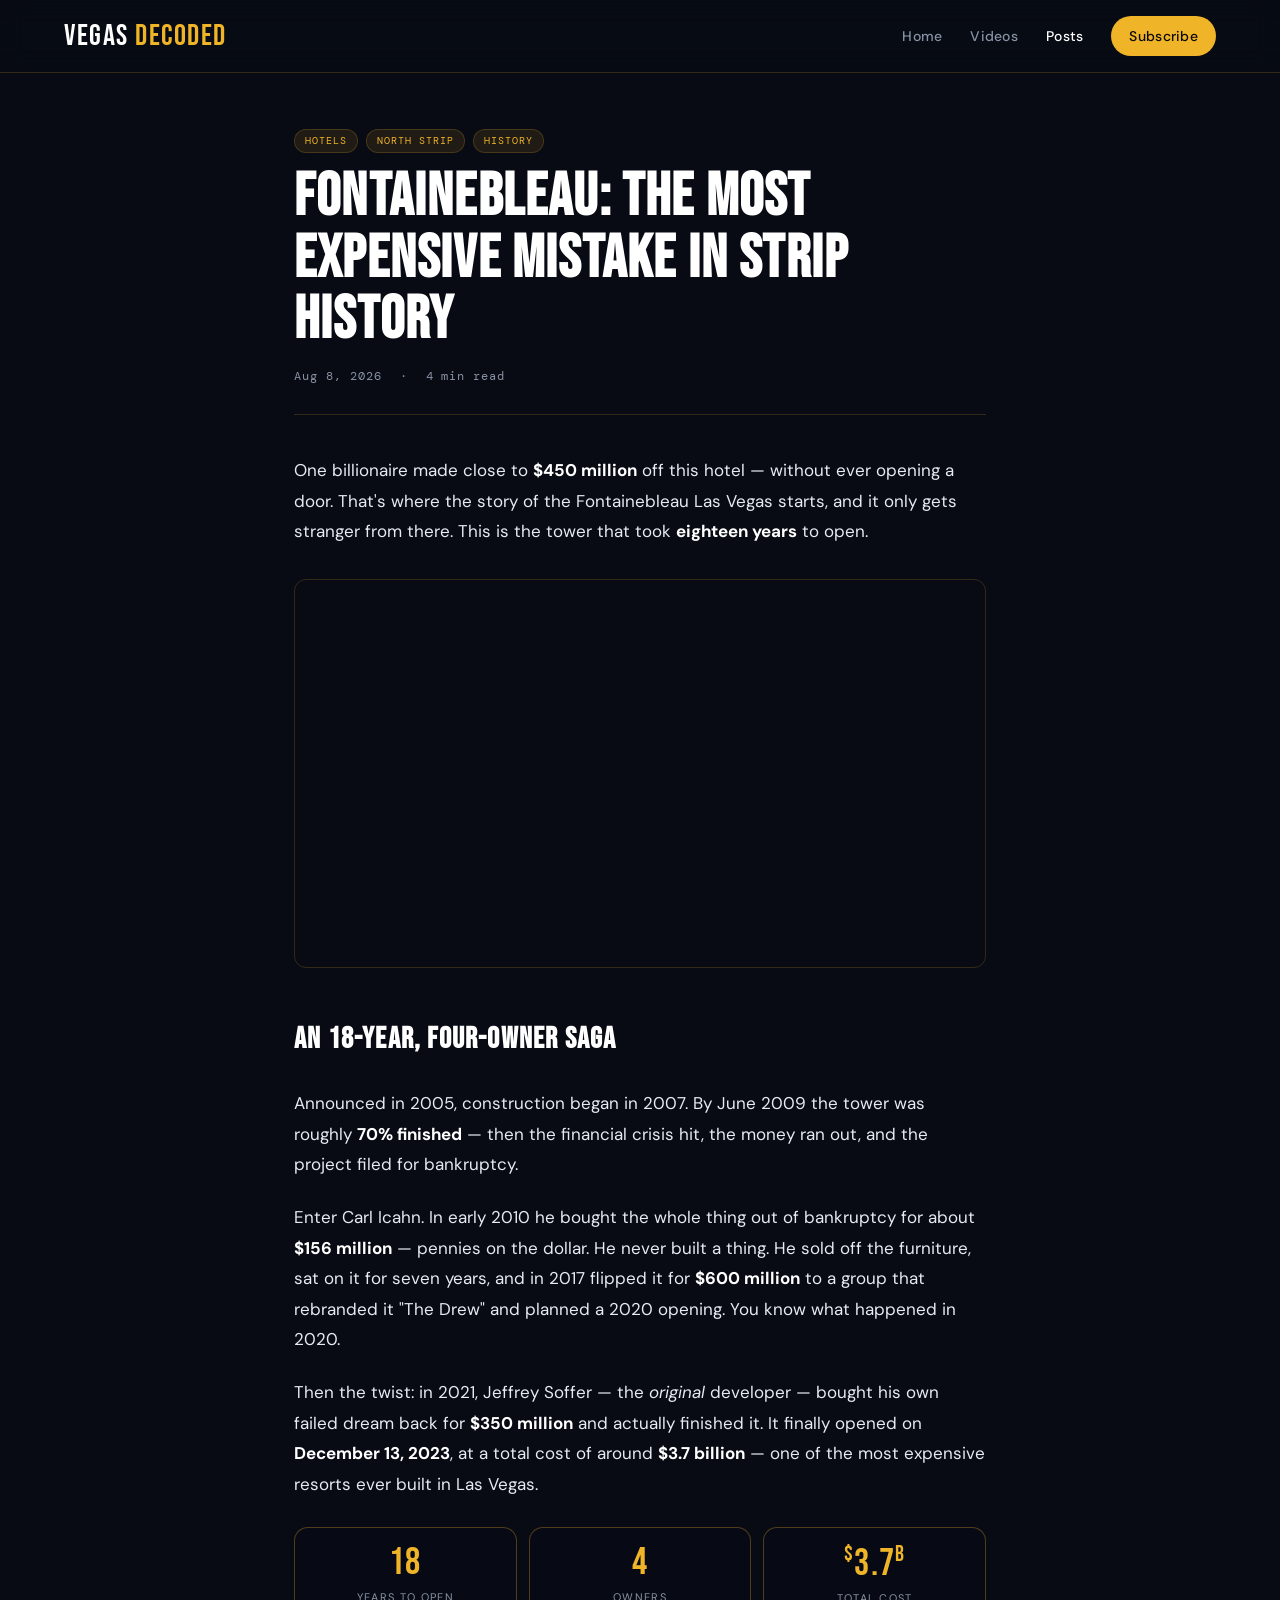
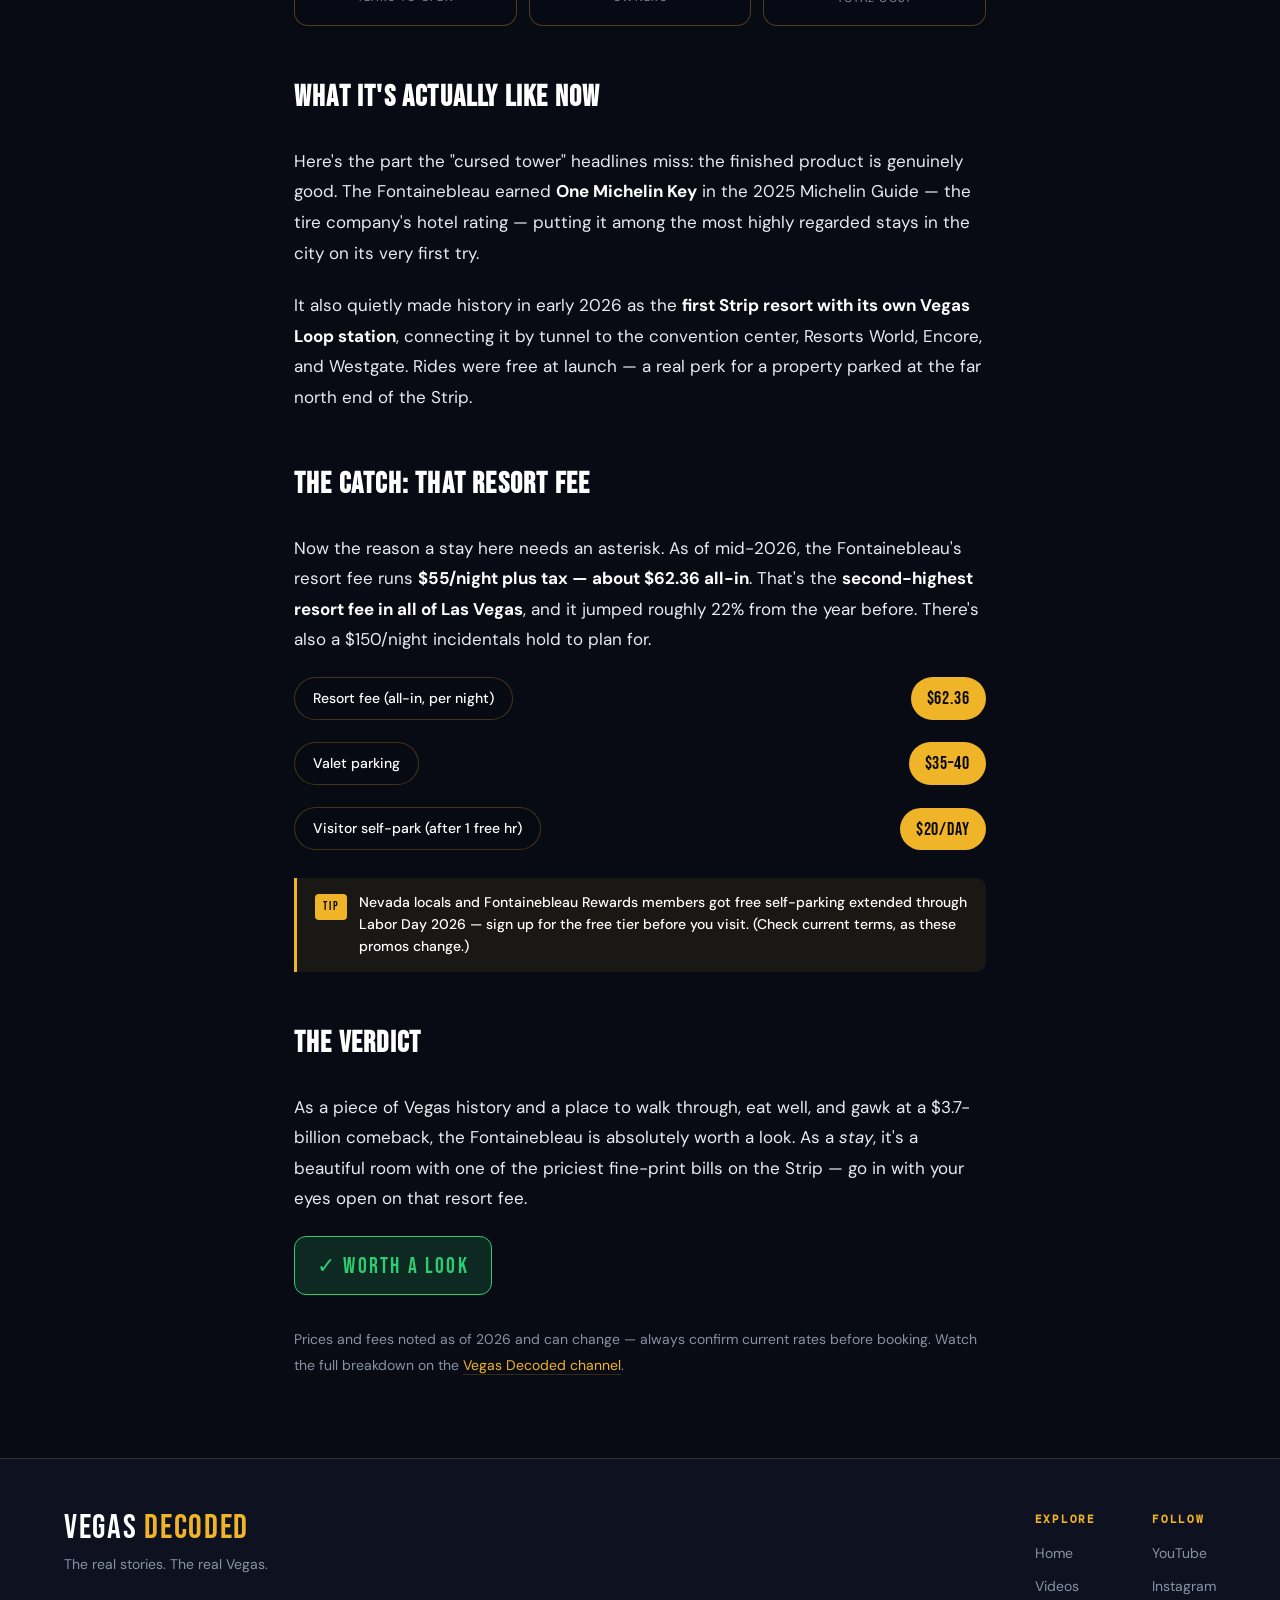
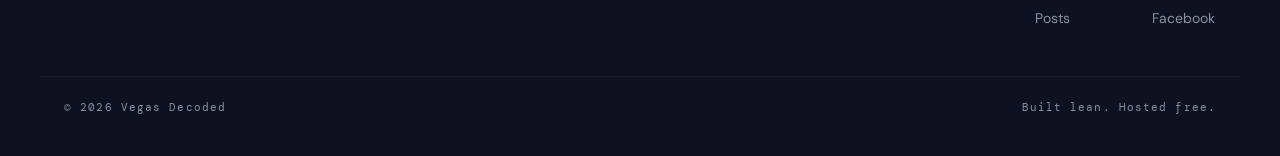
<file: posts/fontainebleau-most-expensive-mistake.html>
<!DOCTYPE html>
<html lang="en">
<head>
<meta charset="UTF-8">
<meta name="viewport" content="width=device-width, initial-scale=1.0">
<title>Fontainebleau: The Most Expensive Mistake in Strip History — Vegas Decoded</title>
<meta name="description" content="Eighteen years, four owners, and $3.7 billion. The full saga of the Fontainebleau Las Vegas — and whether the Strip's most cursed tower is actually worth it now.">
<meta property="og:title" content="Fontainebleau: The Most Expensive Mistake in Strip History">
<meta property="og:description" content="Eighteen years, four owners, $3.7 billion. Is the Strip's most cursed tower worth it now?">
<meta property="og:type" content="article">
<meta property="og:image" content="https://i.ytimg.com/vi/ESux5xSRIYM/maxresdefault.jpg">
<link rel="preconnect" href="https://fonts.googleapis.com">
<link rel="preconnect" href="https://fonts.gstatic.com" crossorigin>
<link href="https://fonts.googleapis.com/css2?family=Bebas+Neue&family=DM+Sans:wght@300;400;500;600;700&family=DM+Mono:wght@400;500&display=swap" rel="stylesheet">
<link rel="stylesheet" href="../assets/css/style.css">
</head>
<body>

<nav class="nav">
  <div class="nav-inner">
    <a class="brand" href="../index.html">VEGAS <span>DECODED</span></a>
    <button class="nav-toggle" aria-label="Menu">☰</button>
    <div class="nav-links">
      <a href="../index.html">Home</a>
      <a href="../videos.html">Videos</a>
      <a href="../posts.html" class="active">Posts</a>
      <a class="nav-cta" data-channel-link href="#" target="_blank" rel="noopener">Subscribe</a>
    </div>
  </div>
</nav>

<article class="article">
  <div class="container article-wrap">

    <div class="article-header">
      <div class="post-tags">
        <span class="tag">Hotels</span>
        <span class="tag">North Strip</span>
        <span class="tag">History</span>
      </div>
      <h1>Fontainebleau: The Most Expensive Mistake in Strip History</h1>
      <div class="article-meta">
        <span>Aug 8, 2026</span>
        <span>·</span>
        <span>4 min read</span>
      </div>
    </div>

    <div class="article-body">
      <p>One billionaire made close to <strong>$450 million</strong> off this hotel — without ever opening a door. That's where the story of the Fontainebleau Las Vegas starts, and it only gets stranger from there. This is the tower that took <strong>eighteen years</strong> to open.</p>

      <div class="article-embed">
        <iframe src="https://www.youtube.com/embed/ESux5xSRIYM" title="Fontainebleau Las Vegas: The Most Expensive Mistake in Strip History"
                allow="accelerometer; autoplay; clipboard-write; encrypted-media; gyroscope; picture-in-picture"
                allowfullscreen loading="lazy"></iframe>
      </div>

      <h2>An 18-year, four-owner saga</h2>
      <p>Announced in 2005, construction began in 2007. By June 2009 the tower was roughly <strong>70% finished</strong> — then the financial crisis hit, the money ran out, and the project filed for bankruptcy.</p>

      <p>Enter Carl Icahn. In early 2010 he bought the whole thing out of bankruptcy for about <strong>$156 million</strong> — pennies on the dollar. He never built a thing. He sold off the furniture, sat on it for seven years, and in 2017 flipped it for <strong>$600 million</strong> to a group that rebranded it "The Drew" and planned a 2020 opening. You know what happened in 2020.</p>

      <p>Then the twist: in 2021, Jeffrey Soffer — the <em>original</em> developer — bought his own failed dream back for <strong>$350 million</strong> and actually finished it. It finally opened on <strong>December 13, 2023</strong>, at a total cost of around <strong>$3.7 billion</strong> — one of the most expensive resorts ever built in Las Vegas.</p>

      <div class="vd-stats-row">
        <div class="vd-stat-block">
          <div class="vd-stat-number">18</div>
          <div class="vd-stat-label">Years to Open</div>
        </div>
        <div class="vd-stat-block">
          <div class="vd-stat-number">4</div>
          <div class="vd-stat-label">Owners</div>
        </div>
        <div class="vd-stat-block">
          <div class="vd-stat-number"><span class="unit">$</span>3.7<span class="unit">B</span></div>
          <div class="vd-stat-label">Total Cost</div>
        </div>
      </div>

      <h2>What it's actually like now</h2>
      <p>Here's the part the "cursed tower" headlines miss: the finished product is genuinely good. The Fontainebleau earned <strong>One Michelin Key</strong> in the 2025 Michelin Guide — the tire company's hotel rating — putting it among the most highly regarded stays in the city on its very first try.</p>

      <p>It also quietly made history in early 2026 as the <strong>first Strip resort with its own Vegas Loop station</strong>, connecting it by tunnel to the convention center, Resorts World, Encore, and Westgate. Rides were free at launch — a real perk for a property parked at the far north end of the Strip.</p>

      <h2>The catch: that resort fee</h2>
      <p>Now the reason a stay here needs an asterisk. As of mid-2026, the Fontainebleau's resort fee runs <strong>$55/night plus tax — about $62.36 all-in</strong>. That's the <strong>second-highest resort fee in all of Las Vegas</strong>, and it jumped roughly 22% from the year before. There's also a $150/night incidentals hold to plan for.</p>

      <div class="vd-price-row">
        <div class="vd-item-label">Resort fee (all-in, per night)</div>
        <div class="vd-price-badge">$62.36</div>
      </div>
      <div class="vd-price-row">
        <div class="vd-item-label">Valet parking</div>
        <div class="vd-price-badge">$35–40</div>
      </div>
      <div class="vd-price-row">
        <div class="vd-item-label">Visitor self-park (after 1 free hr)</div>
        <div class="vd-price-badge">$20/day</div>
      </div>

      <div class="vd-tip" style="margin:28px 0;">
        <div class="vd-tip-icon">TIP</div>
        <div class="vd-tip-text">Nevada locals and Fontainebleau Rewards members got free self-parking extended through Labor Day 2026 — sign up for the free tier before you visit. (Check current terms, as these promos change.)</div>
      </div>

      <h2>The verdict</h2>
      <p>As a piece of Vegas history and a place to walk through, eat well, and gawk at a $3.7-billion comeback, the Fontainebleau is absolutely worth a look. As a <em>stay</em>, it's a beautiful room with one of the priciest fine-print bills on the Strip — go in with your eyes open on that resort fee.</p>

      <p><span class="vd-verdict worth-it">✓ WORTH A LOOK</span></p>

      <p style="color:var(--muted);font-size:14px;margin-top:32px;">Prices and fees noted as of 2026 and can change — always confirm current rates before booking. Watch the full breakdown on the <a data-channel-link href="#" target="_blank" rel="noopener">Vegas Decoded channel</a>.</p>
    </div>

  </div>
</article>

<footer class="footer">
  <div class="footer-inner">
    <div class="footer-brand">
      <div class="brand">VEGAS <span>DECODED</span></div>
      <p>The real stories. The real Vegas.</p>
    </div>
    <div class="footer-links">
      <div class="footer-col">
        <h4>Explore</h4>
        <a href="../index.html">Home</a>
        <a href="../videos.html">Videos</a>
        <a href="../posts.html">Posts</a>
      </div>
      <div class="footer-col">
        <h4>Follow</h4>
        <a data-channel-link href="#" target="_blank" rel="noopener">YouTube</a>
      </div>
    </div>
  </div>
  <div class="footer-bottom">
    <span>© <span id="year"></span> Vegas Decoded</span>
    <span>Built lean. Hosted free.</span>
  </div>
</footer>

<script>document.getElementById('year').textContent = new Date().getFullYear();</script>
<script src="../assets/js/config.js"></script>
<script src="../assets/js/main.js"></script>
</body>
</html>
</file>
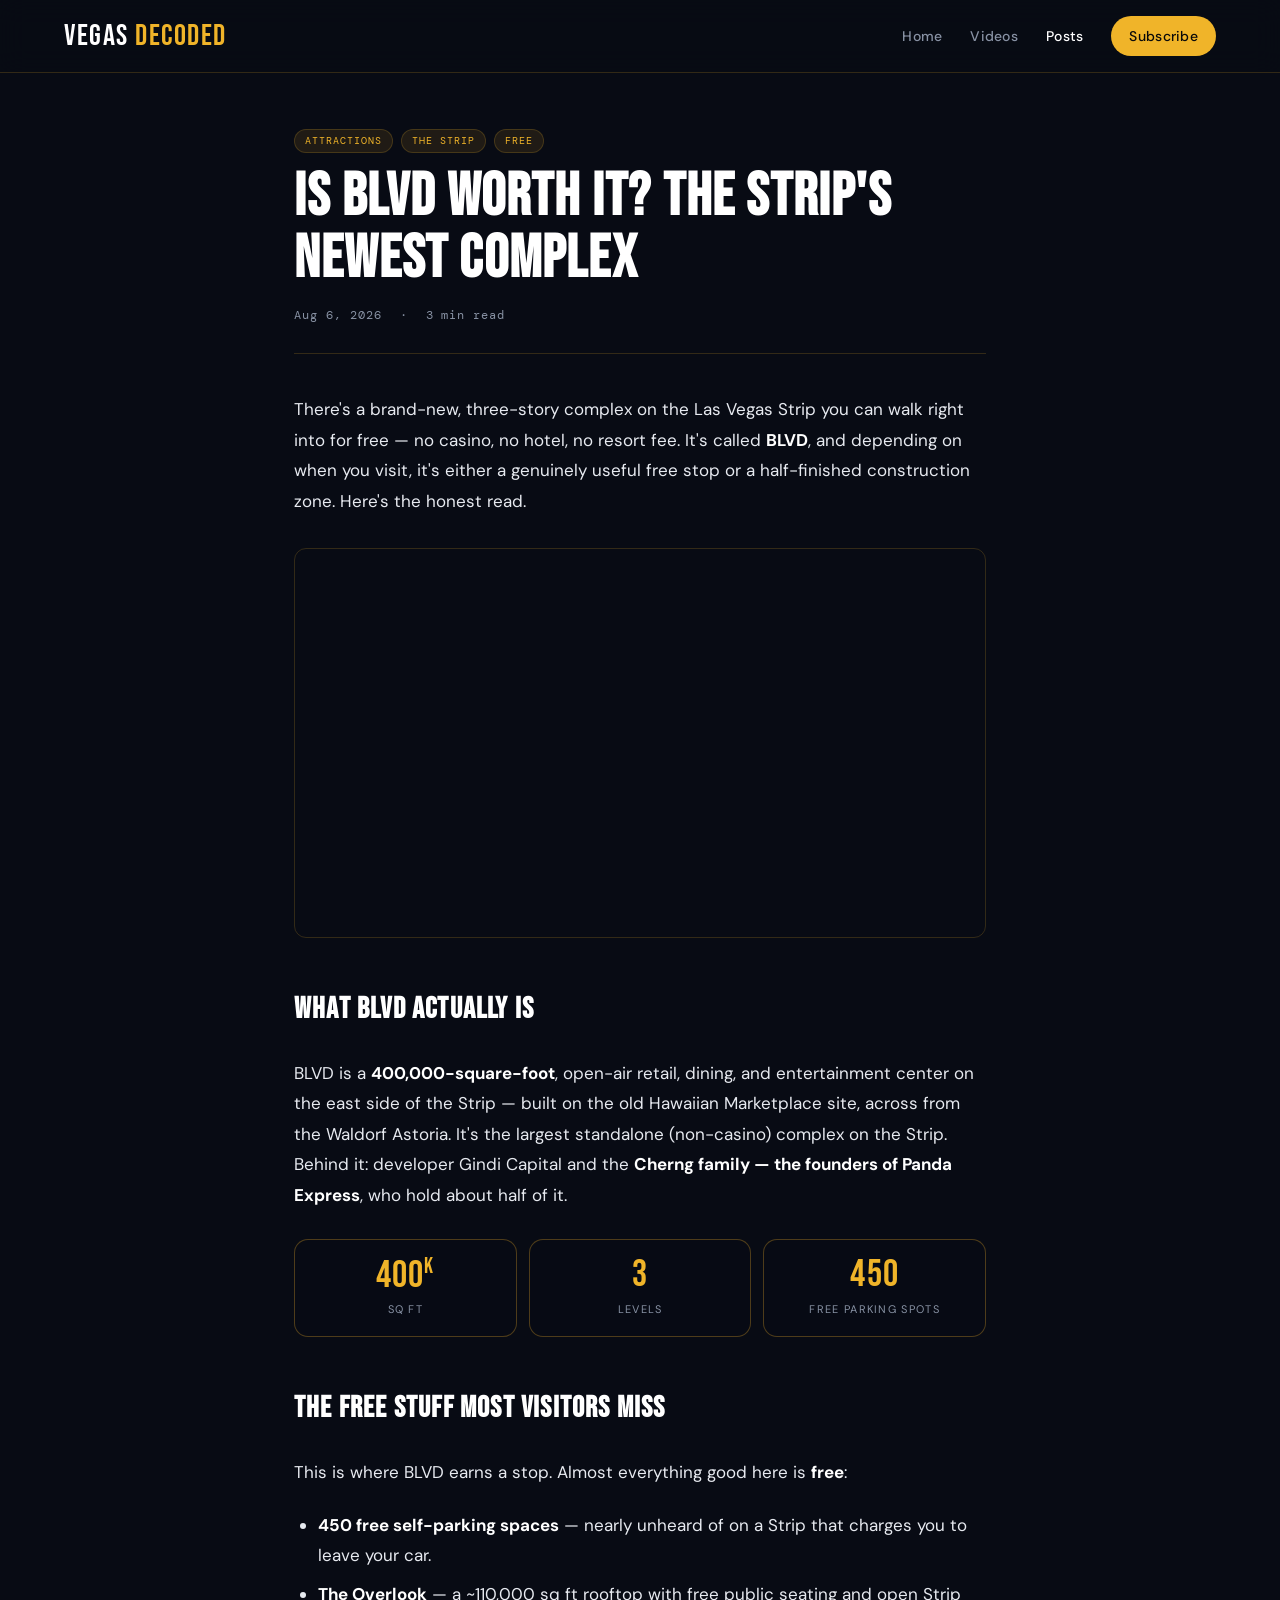
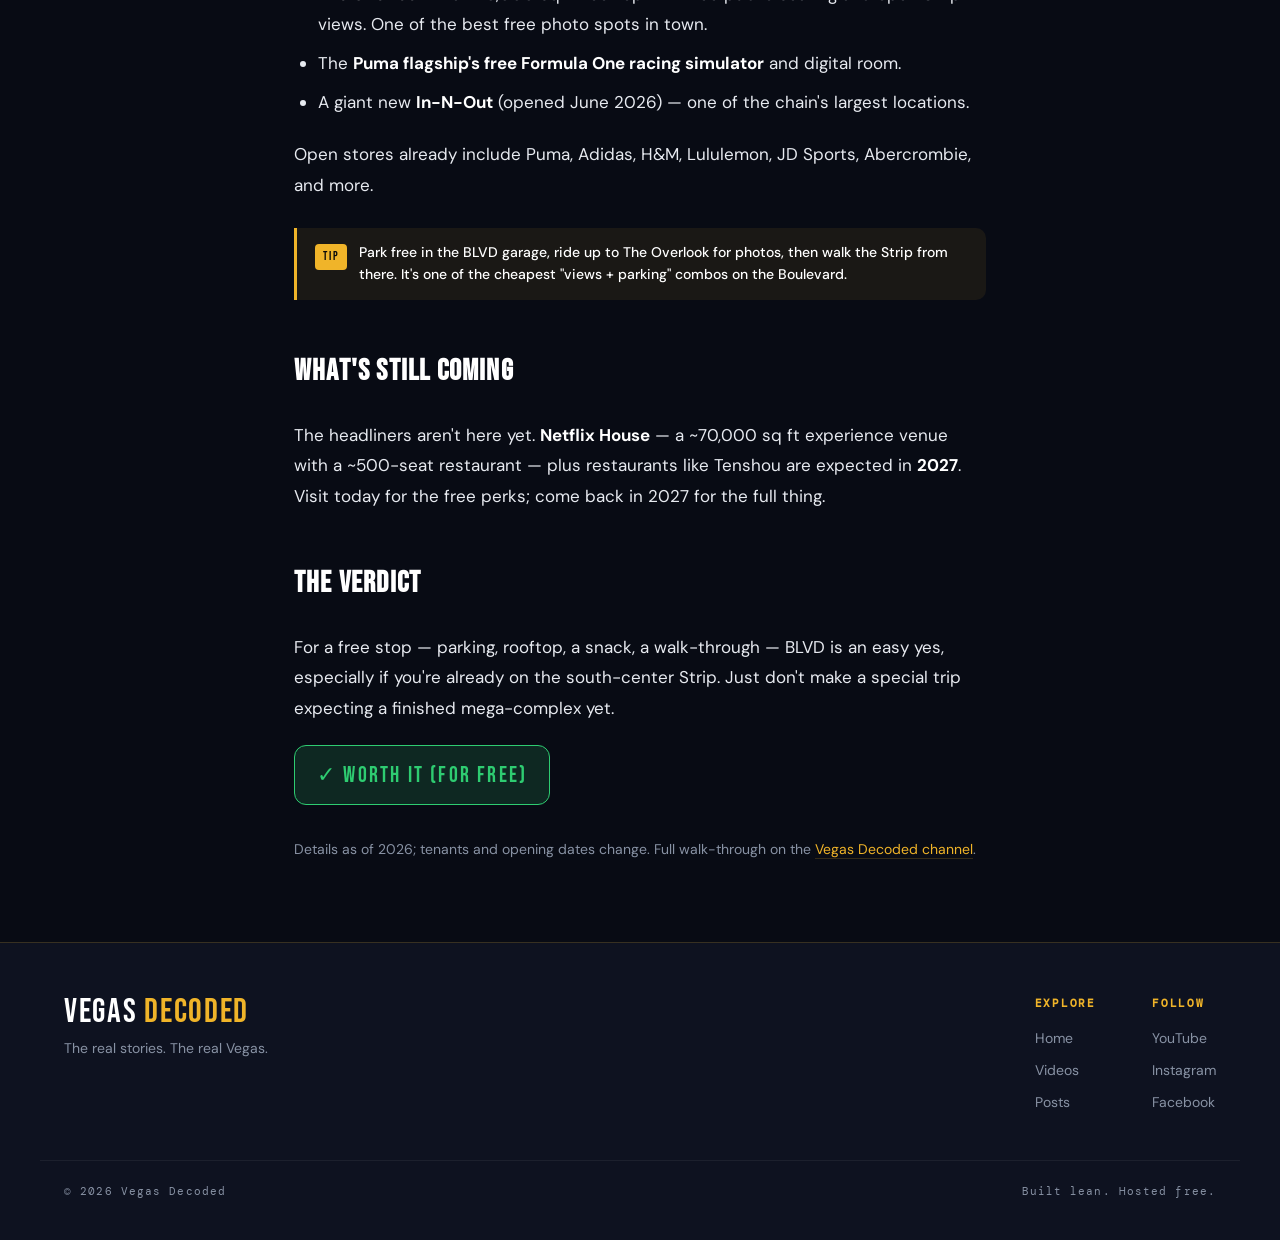
<file: posts/is-blvd-worth-it.html>
<!DOCTYPE html>
<html lang="en">
<head>
<meta charset="UTF-8">
<meta name="viewport" content="width=device-width, initial-scale=1.0">
<title>Is BLVD Worth It? The Strip's Newest Complex — Vegas Decoded</title>
<meta name="description" content="BLVD is the Strip's newest complex — 400,000 sq ft of shops, food, and a free rooftop. What's open now, what's free, and whether it's worth your time in 2026.">
<meta property="og:title" content="Is BLVD Worth It? The Strip's Newest Complex">
<meta property="og:description" content="Free parking, a free rooftop, a free F1 sim — and a giant In-N-Out. Is BLVD worth a stop?">
<meta property="og:type" content="article">
<meta property="og:image" content="https://i.ytimg.com/vi/z4bgyr3LTSA/hqdefault.jpg">
<link rel="preconnect" href="https://fonts.googleapis.com">
<link rel="preconnect" href="https://fonts.gstatic.com" crossorigin>
<link href="https://fonts.googleapis.com/css2?family=Bebas+Neue&family=DM+Sans:wght@300;400;500;600;700&family=DM+Mono:wght@400;500&display=swap" rel="stylesheet">
<link rel="stylesheet" href="../assets/css/style.css">
</head>
<body>

<nav class="nav">
  <div class="nav-inner">
    <a class="brand" href="../index.html">VEGAS <span>DECODED</span></a>
    <button class="nav-toggle" aria-label="Menu">☰</button>
    <div class="nav-links">
      <a href="../index.html">Home</a>
      <a href="../videos.html">Videos</a>
      <a href="../posts.html" class="active">Posts</a>
      <a class="nav-cta" data-channel-link href="#" target="_blank" rel="noopener">Subscribe</a>
    </div>
  </div>
</nav>

<article class="article">
  <div class="container article-wrap">

    <div class="article-header">
      <div class="post-tags">
        <span class="tag">Attractions</span>
        <span class="tag">The Strip</span>
        <span class="tag">Free</span>
      </div>
      <h1>Is BLVD Worth It? The Strip's Newest Complex</h1>
      <div class="article-meta">
        <span>Aug 6, 2026</span>
        <span>·</span>
        <span>3 min read</span>
      </div>
    </div>

    <div class="article-body">
      <p>There's a brand-new, three-story complex on the Las Vegas Strip you can walk right into for free — no casino, no hotel, no resort fee. It's called <strong>BLVD</strong>, and depending on when you visit, it's either a genuinely useful free stop or a half-finished construction zone. Here's the honest read.</p>

      <div class="article-embed">
        <iframe src="https://www.youtube.com/embed/z4bgyr3LTSA" title="Is BLVD Worth It? Las Vegas Strip's Newest Complex"
                allow="accelerometer; autoplay; clipboard-write; encrypted-media; gyroscope; picture-in-picture"
                allowfullscreen loading="lazy"></iframe>
      </div>

      <h2>What BLVD actually is</h2>
      <p>BLVD is a <strong>400,000-square-foot</strong>, open-air retail, dining, and entertainment center on the east side of the Strip — built on the old Hawaiian Marketplace site, across from the Waldorf Astoria. It's the largest standalone (non-casino) complex on the Strip. Behind it: developer Gindi Capital and the <strong>Cherng family — the founders of Panda Express</strong>, who hold about half of it.</p>

      <div class="vd-stats-row">
        <div class="vd-stat-block">
          <div class="vd-stat-number">400<span class="unit">K</span></div>
          <div class="vd-stat-label">Sq Ft</div>
        </div>
        <div class="vd-stat-block">
          <div class="vd-stat-number">3</div>
          <div class="vd-stat-label">Levels</div>
        </div>
        <div class="vd-stat-block">
          <div class="vd-stat-number">450</div>
          <div class="vd-stat-label">Free Parking Spots</div>
        </div>
      </div>

      <h2>The free stuff most visitors miss</h2>
      <p>This is where BLVD earns a stop. Almost everything good here is <strong>free</strong>:</p>
      <ul>
        <li><strong>450 free self-parking spaces</strong> — nearly unheard of on a Strip that charges you to leave your car.</li>
        <li><strong>The Overlook</strong> — a ~110,000 sq ft rooftop with free public seating and open Strip views. One of the best free photo spots in town.</li>
        <li>The <strong>Puma flagship's free Formula One racing simulator</strong> and digital room.</li>
        <li>A giant new <strong>In-N-Out</strong> (opened June 2026) — one of the chain's largest locations.</li>
      </ul>
      <p>Open stores already include Puma, Adidas, H&M, Lululemon, JD Sports, Abercrombie, and more.</p>

      <div class="vd-tip" style="margin:28px 0;">
        <div class="vd-tip-icon">TIP</div>
        <div class="vd-tip-text">Park free in the BLVD garage, ride up to The Overlook for photos, then walk the Strip from there. It's one of the cheapest "views + parking" combos on the Boulevard.</div>
      </div>

      <h2>What's still coming</h2>
      <p>The headliners aren't here yet. <strong>Netflix House</strong> — a ~70,000 sq ft experience venue with a ~500-seat restaurant — plus restaurants like Tenshou are expected in <strong>2027</strong>. Visit today for the free perks; come back in 2027 for the full thing.</p>

      <h2>The verdict</h2>
      <p>For a free stop — parking, rooftop, a snack, a walk-through — BLVD is an easy yes, especially if you're already on the south-center Strip. Just don't make a special trip expecting a finished mega-complex yet.</p>

      <p><span class="vd-verdict worth-it">✓ WORTH IT (FOR FREE)</span></p>

      <p style="color:var(--muted);font-size:14px;margin-top:32px;">Details as of 2026; tenants and opening dates change. Full walk-through on the <a data-channel-link href="#" target="_blank" rel="noopener">Vegas Decoded channel</a>.</p>
    </div>

  </div>
</article>

<footer class="footer">
  <div class="footer-inner">
    <div class="footer-brand">
      <div class="brand">VEGAS <span>DECODED</span></div>
      <p>The real stories. The real Vegas.</p>
    </div>
    <div class="footer-links">
      <div class="footer-col">
        <h4>Explore</h4>
        <a href="../index.html">Home</a>
        <a href="../videos.html">Videos</a>
        <a href="../posts.html">Posts</a>
      </div>
      <div class="footer-col">
        <h4>Follow</h4>
        <a data-channel-link href="#" target="_blank" rel="noopener">YouTube</a>
      </div>
    </div>
  </div>
  <div class="footer-bottom">
    <span>© <span id="year"></span> Vegas Decoded</span>
    <span>Built lean. Hosted free.</span>
  </div>
</footer>

<script>document.getElementById('year').textContent = new Date().getFullYear();</script>
<script src="../assets/js/config.js"></script>
<script src="../assets/js/main.js"></script>
</body>
</html>
</file>
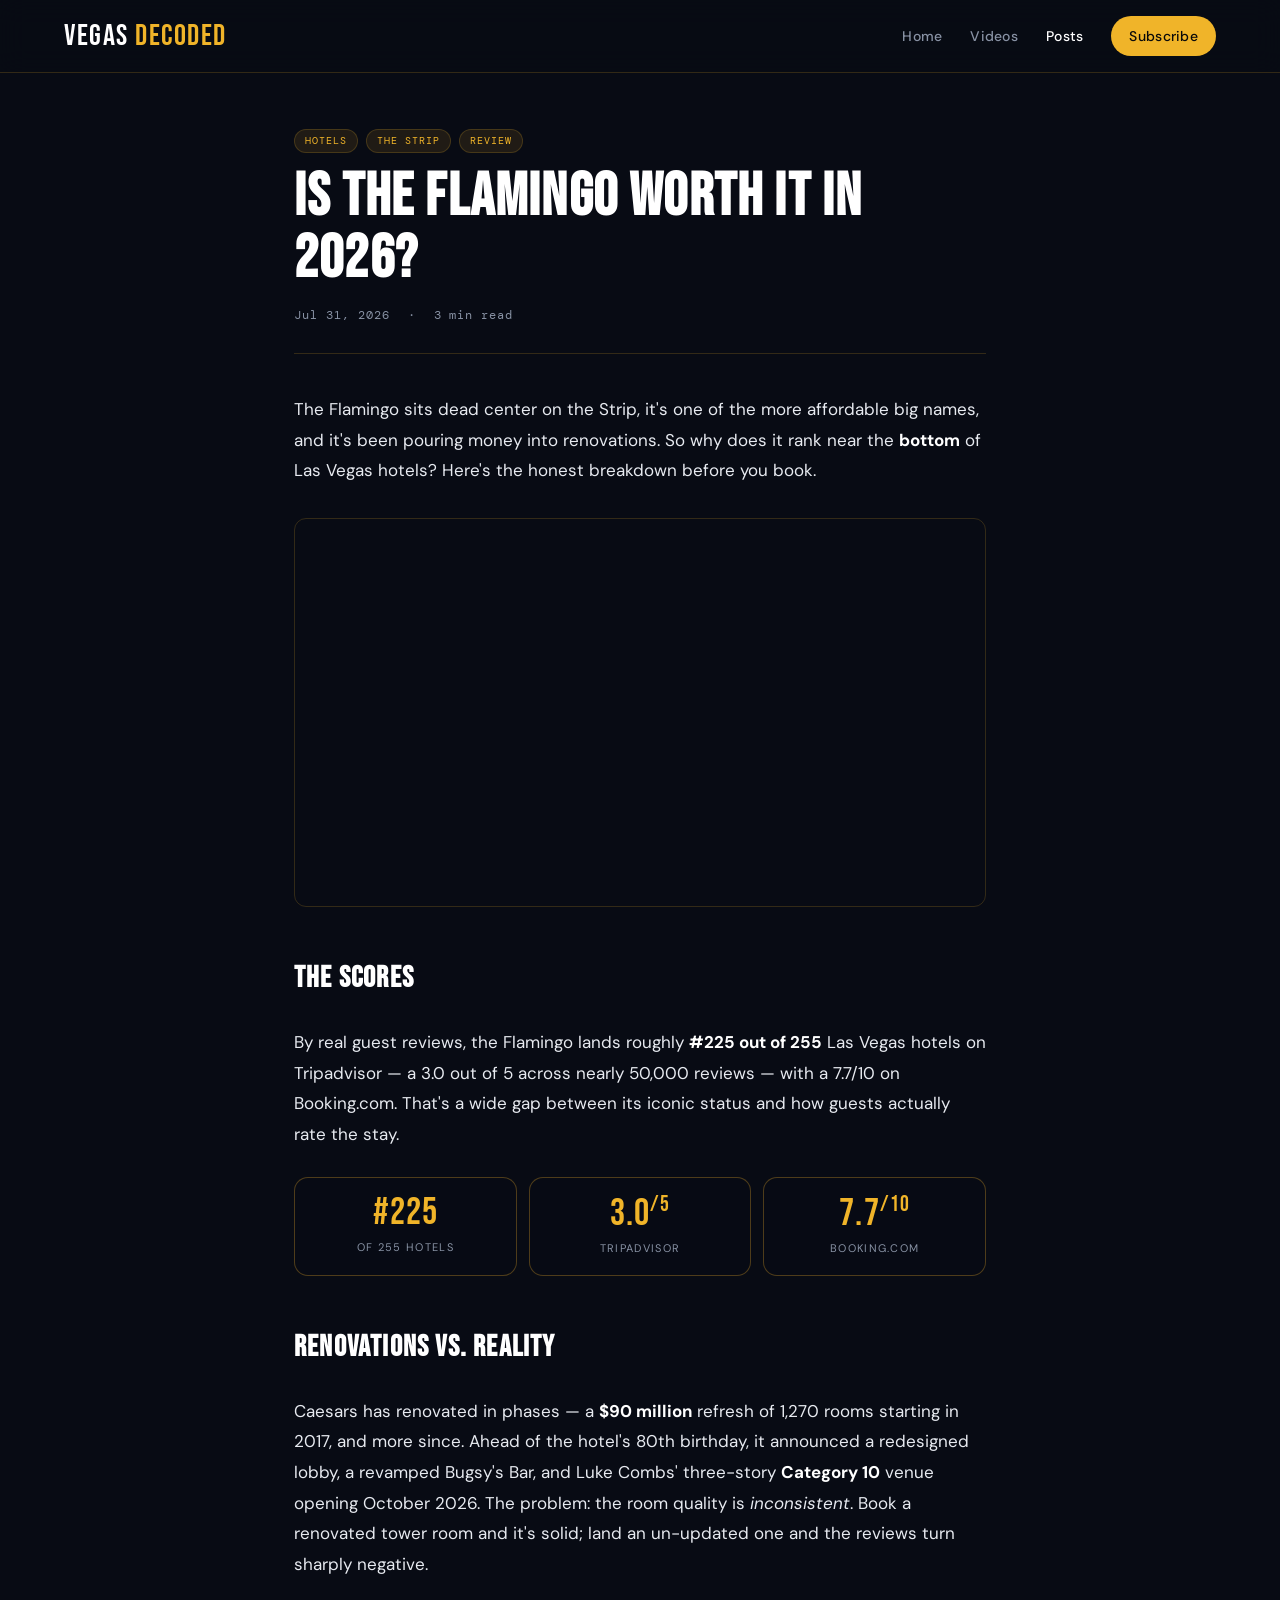
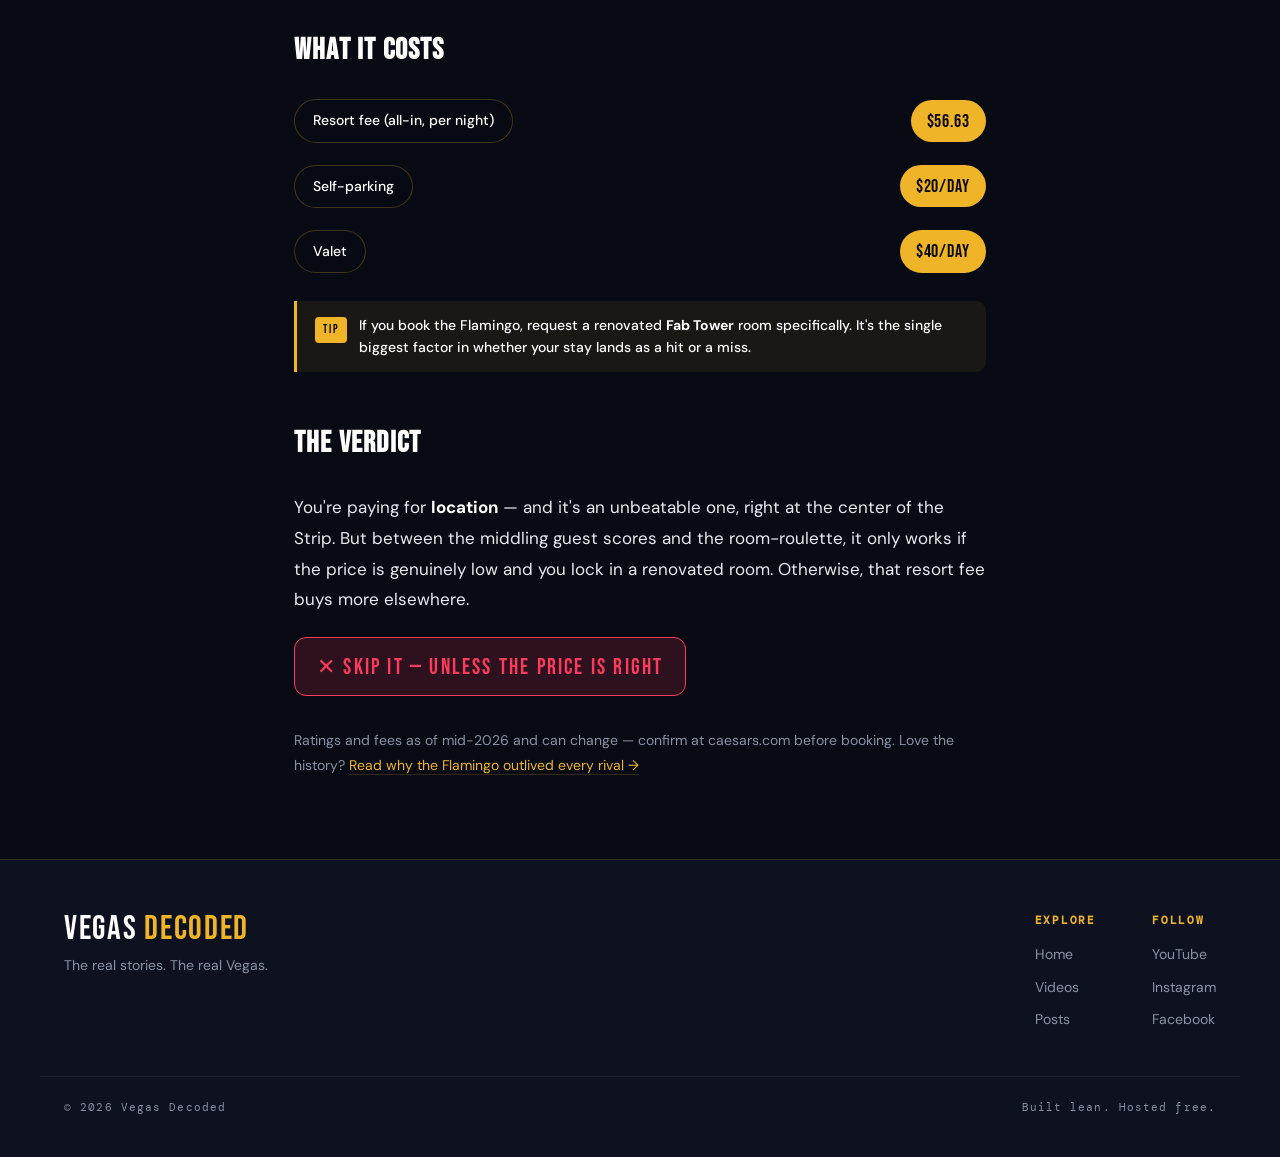
<file: posts/is-flamingo-worth-it-2026.html>
<!DOCTYPE html>
<html lang="en">
<head>
<meta charset="UTF-8">
<meta name="viewport" content="width=device-width, initial-scale=1.0">
<title>Is the Flamingo Worth It in 2026? — Vegas Decoded</title>
<meta name="description" content="The Flamingo has the best location on the Strip and a fair price — but ranks #225 of 255 Vegas hotels. Fresh renovations vs. a low guest score: is it worth booking in 2026?">
<meta property="og:title" content="Is the Flamingo Worth It in 2026?">
<meta property="og:description" content="Great location, fair price, low guest ranking. The honest verdict on the Flamingo.">
<meta property="og:type" content="article">
<meta property="og:image" content="https://i.ytimg.com/vi/pTvHtbM736g/hqdefault.jpg">
<link rel="preconnect" href="https://fonts.googleapis.com">
<link rel="preconnect" href="https://fonts.gstatic.com" crossorigin>
<link href="https://fonts.googleapis.com/css2?family=Bebas+Neue&family=DM+Sans:wght@300;400;500;600;700&family=DM+Mono:wght@400;500&display=swap" rel="stylesheet">
<link rel="stylesheet" href="../assets/css/style.css">
</head>
<body>

<nav class="nav">
  <div class="nav-inner">
    <a class="brand" href="../index.html">VEGAS <span>DECODED</span></a>
    <button class="nav-toggle" aria-label="Menu">☰</button>
    <div class="nav-links">
      <a href="../index.html">Home</a>
      <a href="../videos.html">Videos</a>
      <a href="../posts.html" class="active">Posts</a>
      <a class="nav-cta" data-channel-link href="#" target="_blank" rel="noopener">Subscribe</a>
    </div>
  </div>
</nav>

<article class="article">
  <div class="container article-wrap">

    <div class="article-header">
      <div class="post-tags">
        <span class="tag">Hotels</span>
        <span class="tag">The Strip</span>
        <span class="tag">Review</span>
      </div>
      <h1>Is the Flamingo Worth It in 2026?</h1>
      <div class="article-meta">
        <span>Jul 31, 2026</span>
        <span>·</span>
        <span>3 min read</span>
      </div>
    </div>

    <div class="article-body">
      <p>The Flamingo sits dead center on the Strip, it's one of the more affordable big names, and it's been pouring money into renovations. So why does it rank near the <strong>bottom</strong> of Las Vegas hotels? Here's the honest breakdown before you book.</p>

      <div class="article-embed">
        <iframe src="https://www.youtube.com/embed/pTvHtbM736g" title="Renovated rooms can't save Flamingo from Vegas's worst ranking"
                allow="accelerometer; autoplay; clipboard-write; encrypted-media; gyroscope; picture-in-picture"
                allowfullscreen loading="lazy"></iframe>
      </div>

      <h2>The scores</h2>
      <p>By real guest reviews, the Flamingo lands roughly <strong>#225 out of 255</strong> Las Vegas hotels on Tripadvisor — a 3.0 out of 5 across nearly 50,000 reviews — with a 7.7/10 on Booking.com. That's a wide gap between its iconic status and how guests actually rate the stay.</p>

      <div class="vd-stats-row">
        <div class="vd-stat-block">
          <div class="vd-stat-number">#225</div>
          <div class="vd-stat-label">of 255 Hotels</div>
        </div>
        <div class="vd-stat-block">
          <div class="vd-stat-number">3.0<span class="unit">/5</span></div>
          <div class="vd-stat-label">Tripadvisor</div>
        </div>
        <div class="vd-stat-block">
          <div class="vd-stat-number">7.7<span class="unit">/10</span></div>
          <div class="vd-stat-label">Booking.com</div>
        </div>
      </div>

      <h2>Renovations vs. reality</h2>
      <p>Caesars has renovated in phases — a <strong>$90 million</strong> refresh of 1,270 rooms starting in 2017, and more since. Ahead of the hotel's 80th birthday, it announced a redesigned lobby, a revamped Bugsy's Bar, and Luke Combs' three-story <strong>Category 10</strong> venue opening October 2026. The problem: the room quality is <em>inconsistent</em>. Book a renovated tower room and it's solid; land an un-updated one and the reviews turn sharply negative.</p>

      <h2>What it costs</h2>
      <div class="vd-price-row">
        <div class="vd-item-label">Resort fee (all-in, per night)</div>
        <div class="vd-price-badge">$56.63</div>
      </div>
      <div class="vd-price-row">
        <div class="vd-item-label">Self-parking</div>
        <div class="vd-price-badge">$20/day</div>
      </div>
      <div class="vd-price-row">
        <div class="vd-item-label">Valet</div>
        <div class="vd-price-badge">$40/day</div>
      </div>

      <div class="vd-tip" style="margin:28px 0;">
        <div class="vd-tip-icon">TIP</div>
        <div class="vd-tip-text">If you book the Flamingo, request a renovated <strong>Fab Tower</strong> room specifically. It's the single biggest factor in whether your stay lands as a hit or a miss.</div>
      </div>

      <h2>The verdict</h2>
      <p>You're paying for <strong>location</strong> — and it's an unbeatable one, right at the center of the Strip. But between the middling guest scores and the room-roulette, it only works if the price is genuinely low and you lock in a renovated room. Otherwise, that resort fee buys more elsewhere.</p>

      <p><span class="vd-verdict skip-it">✕ SKIP IT — UNLESS THE PRICE IS RIGHT</span></p>

      <p style="color:var(--muted);font-size:14px;margin-top:32px;">Ratings and fees as of mid-2026 and can change — confirm at caesars.com before booking. Love the history? <a href="oldest-casino-still-standing-strip.html">Read why the Flamingo outlived every rival →</a></p>
    </div>

  </div>
</article>

<footer class="footer">
  <div class="footer-inner">
    <div class="footer-brand">
      <div class="brand">VEGAS <span>DECODED</span></div>
      <p>The real stories. The real Vegas.</p>
    </div>
    <div class="footer-links">
      <div class="footer-col">
        <h4>Explore</h4>
        <a href="../index.html">Home</a>
        <a href="../videos.html">Videos</a>
        <a href="../posts.html">Posts</a>
      </div>
      <div class="footer-col">
        <h4>Follow</h4>
        <a data-channel-link href="#" target="_blank" rel="noopener">YouTube</a>
      </div>
    </div>
  </div>
  <div class="footer-bottom">
    <span>© <span id="year"></span> Vegas Decoded</span>
    <span>Built lean. Hosted free.</span>
  </div>
</footer>

<script>document.getElementById('year').textContent = new Date().getFullYear();</script>
<script src="../assets/js/config.js"></script>
<script src="../assets/js/main.js"></script>
</body>
</html>
</file>
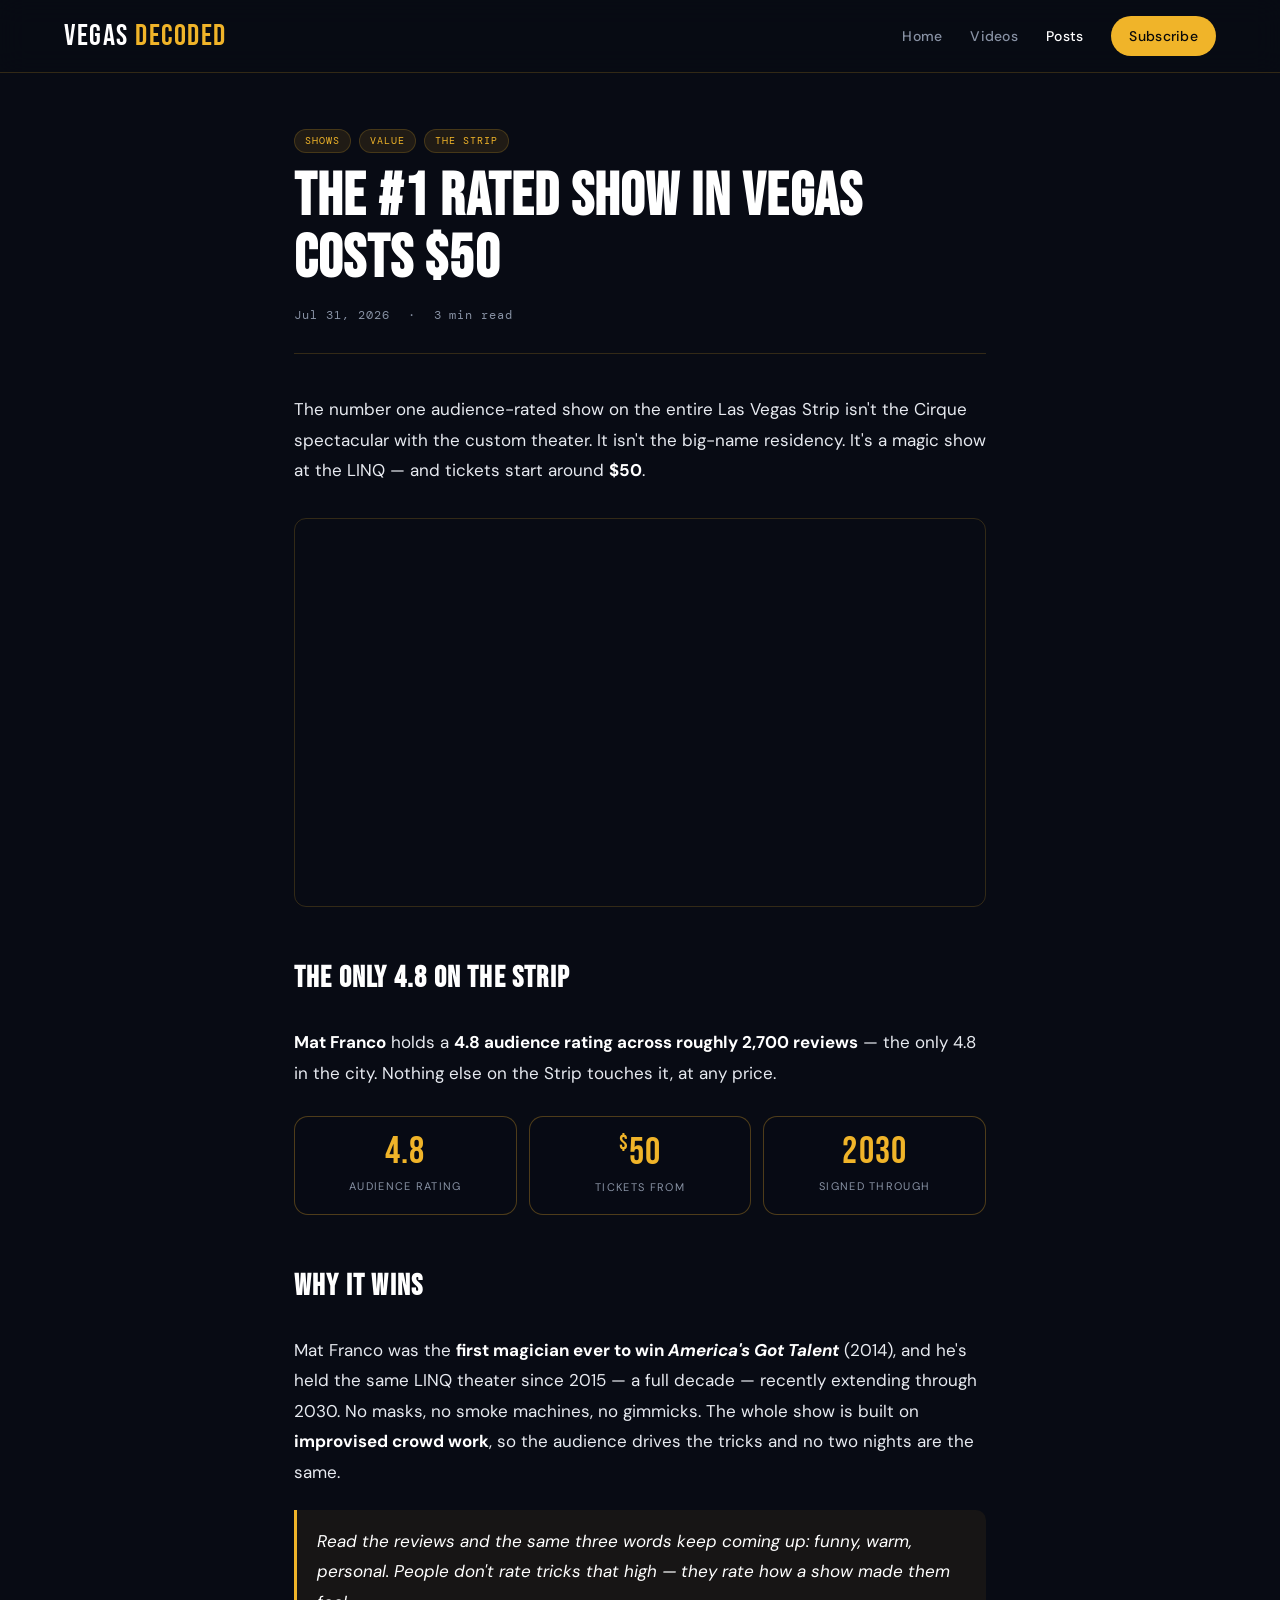
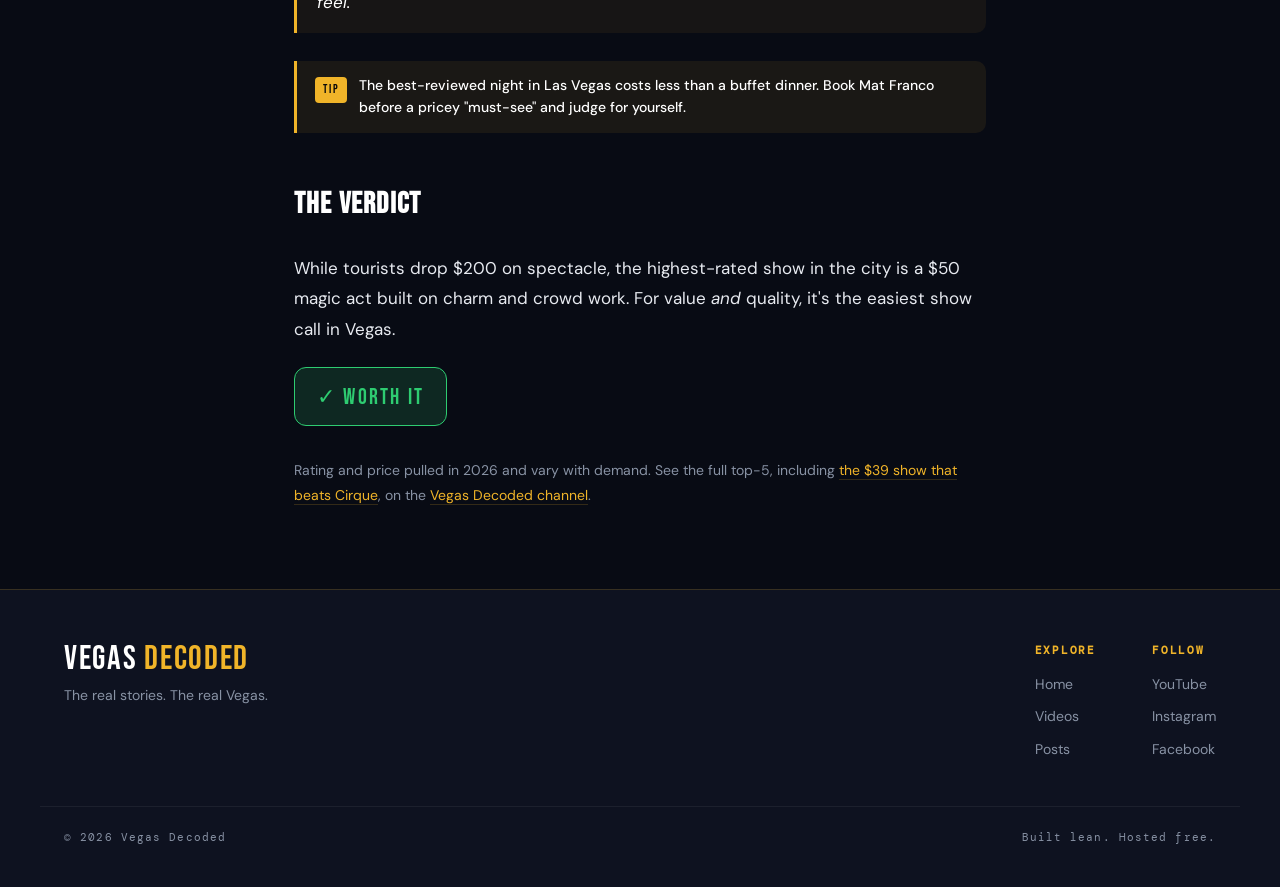
<file: posts/number-1-show-vegas-50-dollars.html>
<!DOCTYPE html>
<html lang="en">
<head>
<meta charset="UTF-8">
<meta name="viewport" content="width=device-width, initial-scale=1.0">
<title>The #1 Rated Show in Vegas Costs $50 — Vegas Decoded</title>
<meta name="description" content="The highest audience-rated show on the Las Vegas Strip isn't a $200 spectacular — it's Mat Franco at the LINQ, the only 4.8 in the city, from about $50.">
<meta property="og:title" content="The #1 Rated Show in Vegas Costs $50">
<meta property="og:description" content="Mat Franco holds the only 4.8 rating on the Strip — and tickets start at $50.">
<meta property="og:type" content="article">
<meta property="og:image" content="https://i.ytimg.com/vi/t7F98RlYlME/hqdefault.jpg">
<link rel="preconnect" href="https://fonts.googleapis.com">
<link rel="preconnect" href="https://fonts.gstatic.com" crossorigin>
<link href="https://fonts.googleapis.com/css2?family=Bebas+Neue&family=DM+Sans:wght@300;400;500;600;700&family=DM+Mono:wght@400;500&display=swap" rel="stylesheet">
<link rel="stylesheet" href="../assets/css/style.css">
</head>
<body>

<nav class="nav">
  <div class="nav-inner">
    <a class="brand" href="../index.html">VEGAS <span>DECODED</span></a>
    <button class="nav-toggle" aria-label="Menu">☰</button>
    <div class="nav-links">
      <a href="../index.html">Home</a>
      <a href="../videos.html">Videos</a>
      <a href="../posts.html" class="active">Posts</a>
      <a class="nav-cta" data-channel-link href="#" target="_blank" rel="noopener">Subscribe</a>
    </div>
  </div>
</nav>

<article class="article">
  <div class="container article-wrap">

    <div class="article-header">
      <div class="post-tags">
        <span class="tag">Shows</span>
        <span class="tag">Value</span>
        <span class="tag">The Strip</span>
      </div>
      <h1>The #1 Rated Show in Vegas Costs $50</h1>
      <div class="article-meta">
        <span>Jul 31, 2026</span>
        <span>·</span>
        <span>3 min read</span>
      </div>
    </div>

    <div class="article-body">
      <p>The number one audience-rated show on the entire Las Vegas Strip isn't the Cirque spectacular with the custom theater. It isn't the big-name residency. It's a magic show at the LINQ — and tickets start around <strong>$50</strong>.</p>

      <div class="article-embed">
        <iframe src="https://www.youtube.com/embed/t7F98RlYlME" title="The #1 Rated Show in Vegas Costs $50"
                allow="accelerometer; autoplay; clipboard-write; encrypted-media; gyroscope; picture-in-picture"
                allowfullscreen loading="lazy"></iframe>
      </div>

      <h2>The only 4.8 on the Strip</h2>
      <p><strong>Mat Franco</strong> holds a <strong>4.8 audience rating across roughly 2,700 reviews</strong> — the only 4.8 in the city. Nothing else on the Strip touches it, at any price.</p>

      <div class="vd-stats-row">
        <div class="vd-stat-block">
          <div class="vd-stat-number">4.8</div>
          <div class="vd-stat-label">Audience Rating</div>
        </div>
        <div class="vd-stat-block">
          <div class="vd-stat-number"><span class="unit">$</span>50</div>
          <div class="vd-stat-label">Tickets From</div>
        </div>
        <div class="vd-stat-block">
          <div class="vd-stat-number">2030</div>
          <div class="vd-stat-label">Signed Through</div>
        </div>
      </div>

      <h2>Why it wins</h2>
      <p>Mat Franco was the <strong>first magician ever to win <em>America's Got Talent</em></strong> (2014), and he's held the same LINQ theater since 2015 — a full decade — recently extending through 2030. No masks, no smoke machines, no gimmicks. The whole show is built on <strong>improvised crowd work</strong>, so the audience drives the tricks and no two nights are the same.</p>

      <blockquote>Read the reviews and the same three words keep coming up: funny, warm, personal. People don't rate tricks that high — they rate how a show made them feel.</blockquote>

      <div class="vd-tip" style="margin:28px 0;">
        <div class="vd-tip-icon">TIP</div>
        <div class="vd-tip-text">The best-reviewed night in Las Vegas costs less than a buffet dinner. Book Mat Franco before a pricey "must-see" and judge for yourself.</div>
      </div>

      <h2>The verdict</h2>
      <p>While tourists drop $200 on spectacle, the highest-rated show in the city is a $50 magic act built on charm and crowd work. For value <em>and</em> quality, it's the easiest show call in Vegas.</p>

      <p><span class="vd-verdict worth-it">✓ WORTH IT</span></p>

      <p style="color:var(--muted);font-size:14px;margin-top:32px;">Rating and price pulled in 2026 and vary with demand. See the full top-5, including <a href="39-dollar-magic-show-beats-cirque.html">the $39 show that beats Cirque</a>, on the <a data-channel-link href="#" target="_blank" rel="noopener">Vegas Decoded channel</a>.</p>
    </div>

  </div>
</article>

<footer class="footer">
  <div class="footer-inner">
    <div class="footer-brand">
      <div class="brand">VEGAS <span>DECODED</span></div>
      <p>The real stories. The real Vegas.</p>
    </div>
    <div class="footer-links">
      <div class="footer-col">
        <h4>Explore</h4>
        <a href="../index.html">Home</a>
        <a href="../videos.html">Videos</a>
        <a href="../posts.html">Posts</a>
      </div>
      <div class="footer-col">
        <h4>Follow</h4>
        <a data-channel-link href="#" target="_blank" rel="noopener">YouTube</a>
      </div>
    </div>
  </div>
  <div class="footer-bottom">
    <span>© <span id="year"></span> Vegas Decoded</span>
    <span>Built lean. Hosted free.</span>
  </div>
</footer>

<script>document.getElementById('year').textContent = new Date().getFullYear();</script>
<script src="../assets/js/config.js"></script>
<script src="../assets/js/main.js"></script>
</body>
</html>
</file>
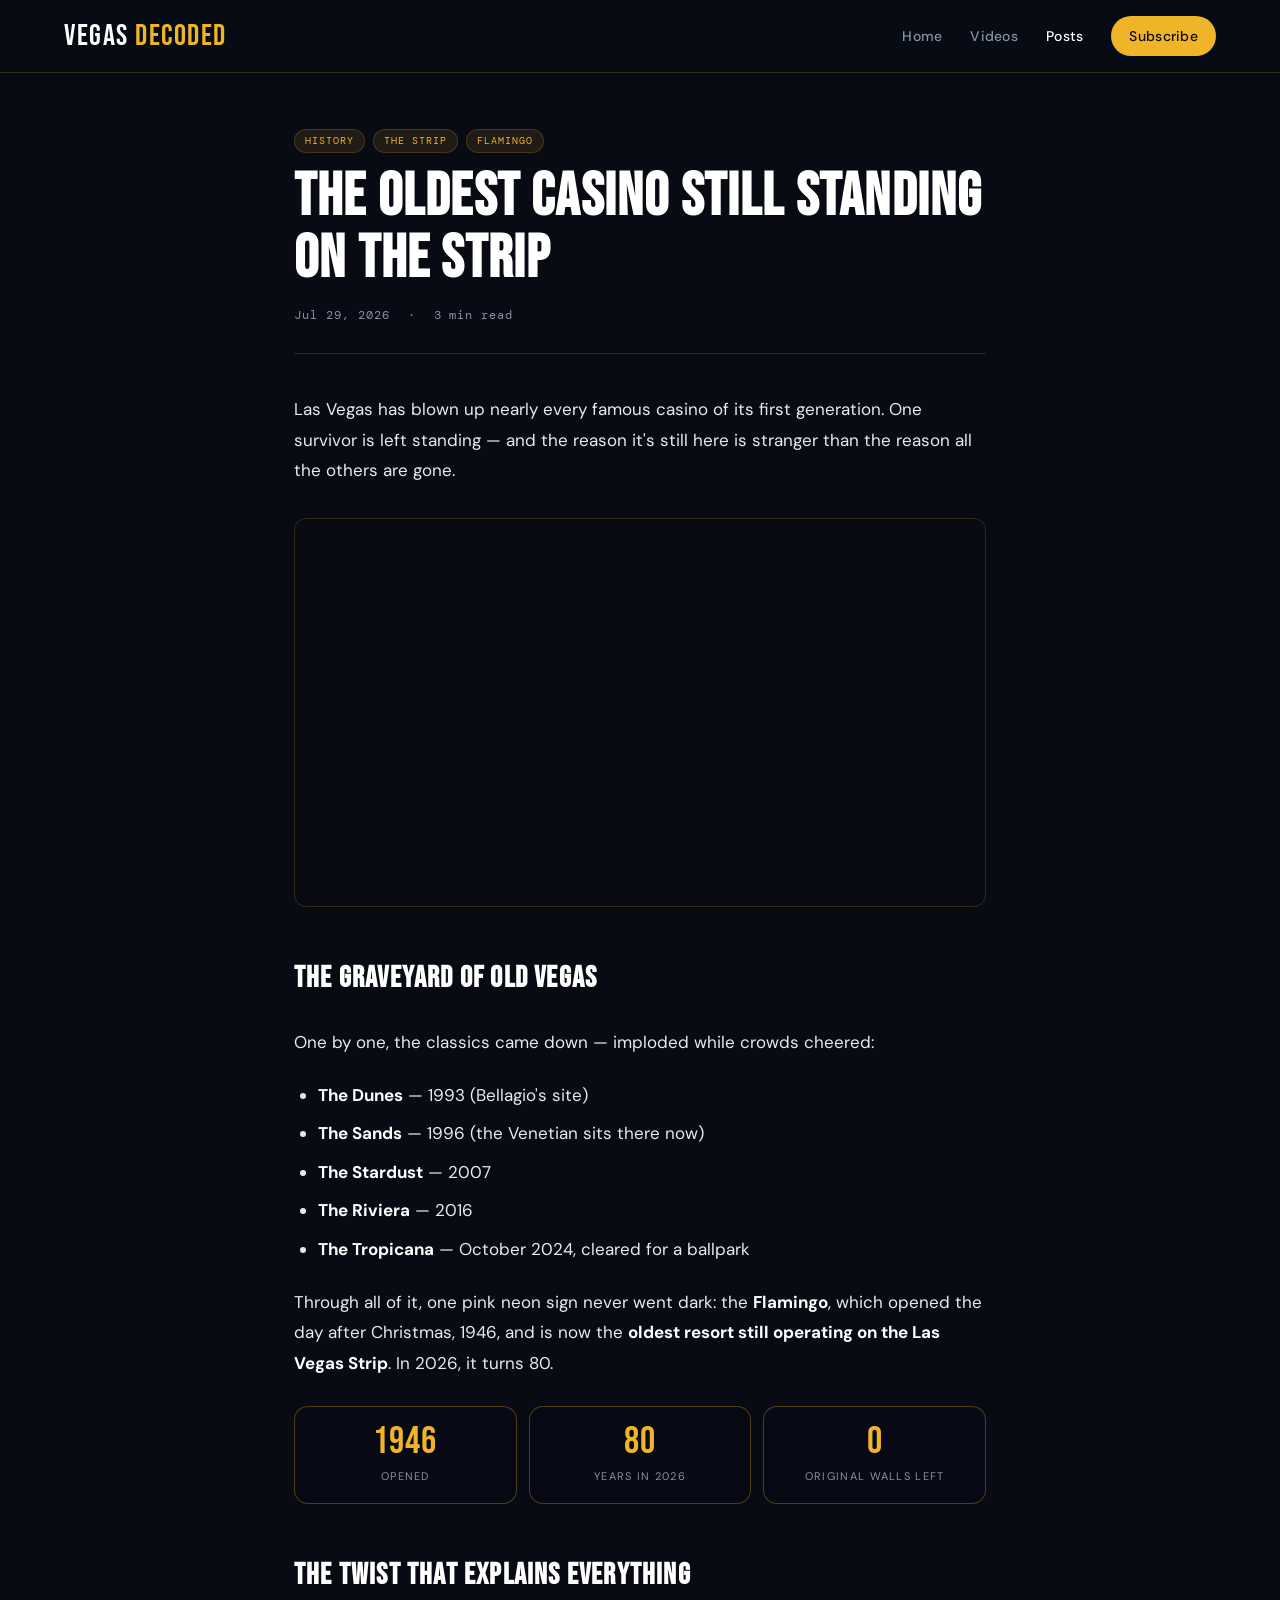
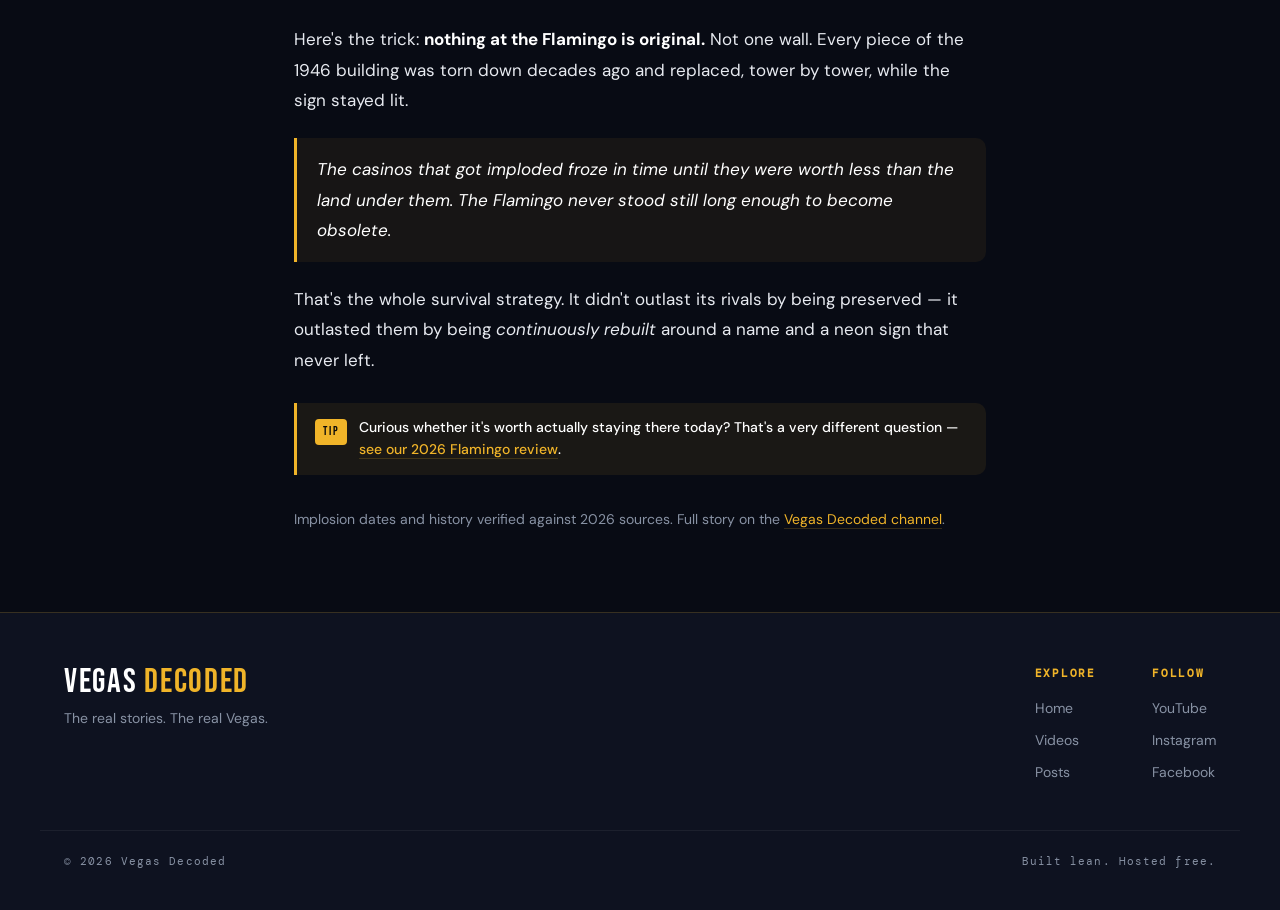
<file: posts/oldest-casino-still-standing-strip.html>
<!DOCTYPE html>
<html lang="en">
<head>
<meta charset="UTF-8">
<meta name="viewport" content="width=device-width, initial-scale=1.0">
<title>The Oldest Casino Still Standing on the Strip — Vegas Decoded</title>
<meta name="description" content="Vegas imploded every casino of its first generation — the Dunes, Sands, Stardust, Riviera, Tropicana. One survived: the Flamingo. The surprising reason it's still here.">
<meta property="og:title" content="The Oldest Casino Still Standing on the Strip">
<meta property="og:description" content="Every rival got imploded. The Flamingo didn't. Here's the trick that kept the pink neon lit.">
<meta property="og:type" content="article">
<meta property="og:image" content="https://i.ytimg.com/vi/f_UwAQTk7x8/hqdefault.jpg">
<link rel="preconnect" href="https://fonts.googleapis.com">
<link rel="preconnect" href="https://fonts.gstatic.com" crossorigin>
<link href="https://fonts.googleapis.com/css2?family=Bebas+Neue&family=DM+Sans:wght@300;400;500;600;700&family=DM+Mono:wght@400;500&display=swap" rel="stylesheet">
<link rel="stylesheet" href="../assets/css/style.css">
</head>
<body>

<nav class="nav">
  <div class="nav-inner">
    <a class="brand" href="../index.html">VEGAS <span>DECODED</span></a>
    <button class="nav-toggle" aria-label="Menu">☰</button>
    <div class="nav-links">
      <a href="../index.html">Home</a>
      <a href="../videos.html">Videos</a>
      <a href="../posts.html" class="active">Posts</a>
      <a class="nav-cta" data-channel-link href="#" target="_blank" rel="noopener">Subscribe</a>
    </div>
  </div>
</nav>

<article class="article">
  <div class="container article-wrap">

    <div class="article-header">
      <div class="post-tags">
        <span class="tag">History</span>
        <span class="tag">The Strip</span>
        <span class="tag">Flamingo</span>
      </div>
      <h1>The Oldest Casino Still Standing on the Strip</h1>
      <div class="article-meta">
        <span>Jul 29, 2026</span>
        <span>·</span>
        <span>3 min read</span>
      </div>
    </div>

    <div class="article-body">
      <p>Las Vegas has blown up nearly every famous casino of its first generation. One survivor is left standing — and the reason it's still here is stranger than the reason all the others are gone.</p>

      <div class="article-embed">
        <iframe src="https://www.youtube.com/embed/f_UwAQTk7x8" title="The Oldest Casino on the Strip Still Operating"
                allow="accelerometer; autoplay; clipboard-write; encrypted-media; gyroscope; picture-in-picture"
                allowfullscreen loading="lazy"></iframe>
      </div>

      <h2>The graveyard of old Vegas</h2>
      <p>One by one, the classics came down — imploded while crowds cheered:</p>
      <ul>
        <li><strong>The Dunes</strong> — 1993 (Bellagio's site)</li>
        <li><strong>The Sands</strong> — 1996 (the Venetian sits there now)</li>
        <li><strong>The Stardust</strong> — 2007</li>
        <li><strong>The Riviera</strong> — 2016</li>
        <li><strong>The Tropicana</strong> — October 2024, cleared for a ballpark</li>
      </ul>

      <p>Through all of it, one pink neon sign never went dark: the <strong>Flamingo</strong>, which opened the day after Christmas, 1946, and is now the <strong>oldest resort still operating on the Las Vegas Strip</strong>. In 2026, it turns 80.</p>

      <div class="vd-stats-row">
        <div class="vd-stat-block">
          <div class="vd-stat-number">1946</div>
          <div class="vd-stat-label">Opened</div>
        </div>
        <div class="vd-stat-block">
          <div class="vd-stat-number">80</div>
          <div class="vd-stat-label">Years in 2026</div>
        </div>
        <div class="vd-stat-block">
          <div class="vd-stat-number">0</div>
          <div class="vd-stat-label">Original Walls Left</div>
        </div>
      </div>

      <h2>The twist that explains everything</h2>
      <p>Here's the trick: <strong>nothing at the Flamingo is original.</strong> Not one wall. Every piece of the 1946 building was torn down decades ago and replaced, tower by tower, while the sign stayed lit.</p>

      <blockquote>The casinos that got imploded froze in time until they were worth less than the land under them. The Flamingo never stood still long enough to become obsolete.</blockquote>

      <p>That's the whole survival strategy. It didn't outlast its rivals by being preserved — it outlasted them by being <em>continuously rebuilt</em> around a name and a neon sign that never left.</p>

      <div class="vd-tip" style="margin:28px 0;">
        <div class="vd-tip-icon">TIP</div>
        <div class="vd-tip-text">Curious whether it's worth actually staying there today? That's a very different question — <a href="is-flamingo-worth-it-2026.html">see our 2026 Flamingo review</a>.</div>
      </div>

      <p style="color:var(--muted);font-size:14px;margin-top:32px;">Implosion dates and history verified against 2026 sources. Full story on the <a data-channel-link href="#" target="_blank" rel="noopener">Vegas Decoded channel</a>.</p>
    </div>

  </div>
</article>

<footer class="footer">
  <div class="footer-inner">
    <div class="footer-brand">
      <div class="brand">VEGAS <span>DECODED</span></div>
      <p>The real stories. The real Vegas.</p>
    </div>
    <div class="footer-links">
      <div class="footer-col">
        <h4>Explore</h4>
        <a href="../index.html">Home</a>
        <a href="../videos.html">Videos</a>
        <a href="../posts.html">Posts</a>
      </div>
      <div class="footer-col">
        <h4>Follow</h4>
        <a data-channel-link href="#" target="_blank" rel="noopener">YouTube</a>
      </div>
    </div>
  </div>
  <div class="footer-bottom">
    <span>© <span id="year"></span> Vegas Decoded</span>
    <span>Built lean. Hosted free.</span>
  </div>
</footer>

<script>document.getElementById('year').textContent = new Date().getFullYear();</script>
<script src="../assets/js/config.js"></script>
<script src="../assets/js/main.js"></script>
</body>
</html>
</file>
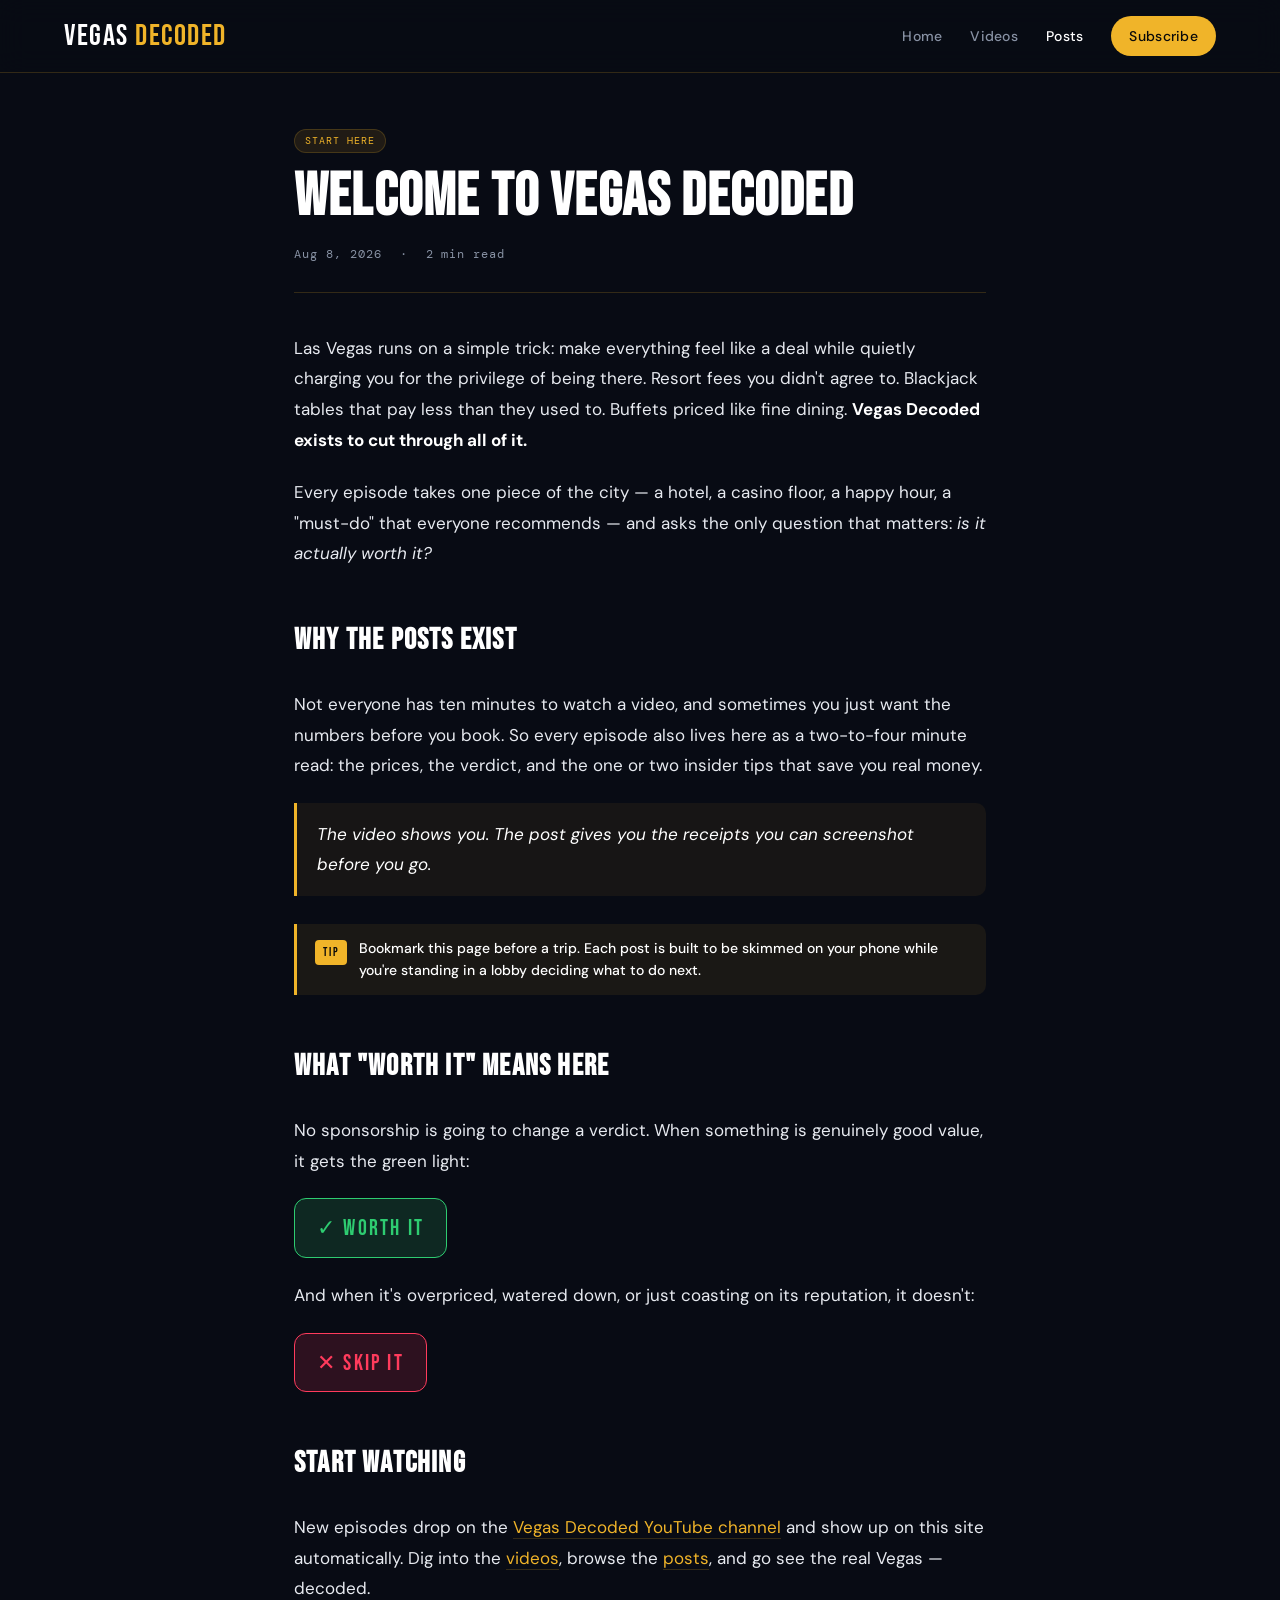
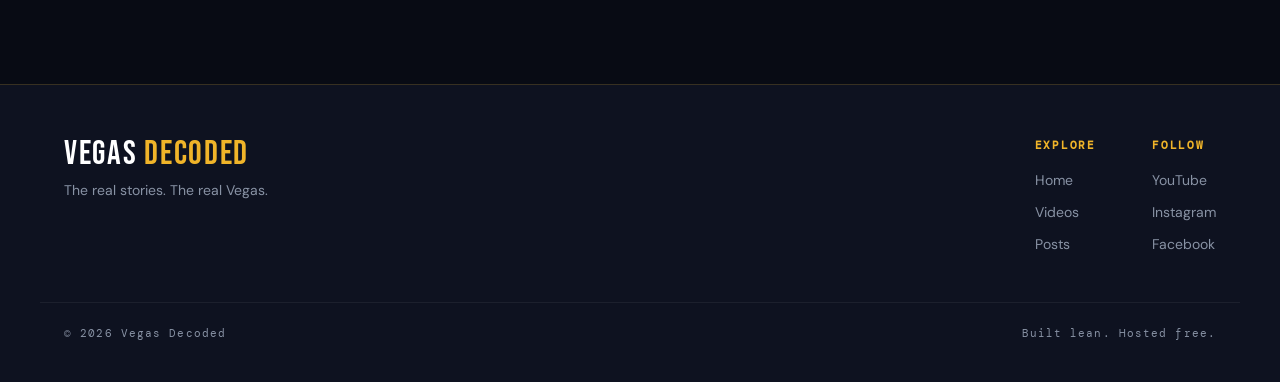
<file: posts/welcome-to-vegas-decoded.html>
<!DOCTYPE html>
<html lang="en">
<head>
<meta charset="UTF-8">
<meta name="viewport" content="width=device-width, initial-scale=1.0">
<title>Welcome to Vegas Decoded — Vegas Decoded</title>
<meta name="description" content="What Vegas Decoded is really about — and why every episode gets a two-minute read right here.">
<meta property="og:title" content="Welcome to Vegas Decoded">
<meta property="og:description" content="What this channel is really about — and why every episode gets a two-minute read.">
<meta property="og:type" content="article">
<link rel="preconnect" href="https://fonts.googleapis.com">
<link rel="preconnect" href="https://fonts.gstatic.com" crossorigin>
<link href="https://fonts.googleapis.com/css2?family=Bebas+Neue&family=DM+Sans:wght@300;400;500;600;700&family=DM+Mono:wght@400;500&display=swap" rel="stylesheet">
<link rel="stylesheet" href="../assets/css/style.css">
</head>
<body>

<nav class="nav">
  <div class="nav-inner">
    <a class="brand" href="../index.html">VEGAS <span>DECODED</span></a>
    <button class="nav-toggle" aria-label="Menu">☰</button>
    <div class="nav-links">
      <a href="../index.html">Home</a>
      <a href="../videos.html">Videos</a>
      <a href="../posts.html" class="active">Posts</a>
      <a class="nav-cta" data-channel-link href="#" target="_blank" rel="noopener">Subscribe</a>
    </div>
  </div>
</nav>

<article class="article">
  <div class="container article-wrap">

    <div class="article-header">
      <div class="post-tags"><span class="tag">Start Here</span></div>
      <h1>Welcome to Vegas Decoded</h1>
      <div class="article-meta">
        <span>Aug 8, 2026</span>
        <span>·</span>
        <span>2 min read</span>
      </div>
    </div>

    <div class="article-body">
      <p>Las Vegas runs on a simple trick: make everything feel like a deal while quietly charging you for the privilege of being there. Resort fees you didn't agree to. Blackjack tables that pay less than they used to. Buffets priced like fine dining. <strong>Vegas Decoded exists to cut through all of it.</strong></p>

      <p>Every episode takes one piece of the city — a hotel, a casino floor, a happy hour, a "must-do" that everyone recommends — and asks the only question that matters: <em>is it actually worth it?</em></p>

      <h2>Why the posts exist</h2>
      <p>Not everyone has ten minutes to watch a video, and sometimes you just want the numbers before you book. So every episode also lives here as a two-to-four minute read: the prices, the verdict, and the one or two insider tips that save you real money.</p>

      <blockquote>The video shows you. The post gives you the receipts you can screenshot before you go.</blockquote>

      <div class="vd-tip" style="margin:28px 0;">
        <div class="vd-tip-icon">TIP</div>
        <div class="vd-tip-text">Bookmark this page before a trip. Each post is built to be skimmed on your phone while you're standing in a lobby deciding what to do next.</div>
      </div>

      <h2>What "worth it" means here</h2>
      <p>No sponsorship is going to change a verdict. When something is genuinely good value, it gets the green light:</p>
      <p><span class="vd-verdict worth-it">✓ WORTH IT</span></p>
      <p>And when it's overpriced, watered down, or just coasting on its reputation, it doesn't:</p>
      <p><span class="vd-verdict skip-it">✕ SKIP IT</span></p>

      <h2>Start watching</h2>
      <p>New episodes drop on the <a data-channel-link href="#" target="_blank" rel="noopener">Vegas Decoded YouTube channel</a> and show up on this site automatically. Dig into the <a href="../videos.html">videos</a>, browse the <a href="../posts.html">posts</a>, and go see the real Vegas — decoded.</p>
    </div>

  </div>
</article>

<footer class="footer">
  <div class="footer-inner">
    <div class="footer-brand">
      <div class="brand">VEGAS <span>DECODED</span></div>
      <p>The real stories. The real Vegas.</p>
    </div>
    <div class="footer-links">
      <div class="footer-col">
        <h4>Explore</h4>
        <a href="../index.html">Home</a>
        <a href="../videos.html">Videos</a>
        <a href="../posts.html">Posts</a>
      </div>
      <div class="footer-col">
        <h4>Follow</h4>
        <a data-channel-link href="#" target="_blank" rel="noopener">YouTube</a>
      </div>
    </div>
  </div>
  <div class="footer-bottom">
    <span>© <span id="year"></span> Vegas Decoded</span>
    <span>Built lean. Hosted free.</span>
  </div>
</footer>

<script>document.getElementById('year').textContent = new Date().getFullYear();</script>
<script src="../assets/js/config.js"></script>
<script src="../assets/js/main.js"></script>
</body>
</html>
</file>
<file: assets/css/style.css>
/* ============================================================
   VEGAS DECODED — Website Stylesheet
   Derived directly from Brand_Kit_V2_Vegas_Decoded.html
   ============================================================ */

:root {
  --gold: #F0B429;
  --gold-light: #FFD166;
  --gold-dark: #C8922A;
  --red: #FF3B5C;
  --green: #2ECC71;
  --bg: #080B14;
  --bg2: #0E1220;
  --bg3: #161B2E;
  --card: rgba(14, 18, 32, 0.92);
  --white: #FFFFFF;
  --muted: #8892A4;
  --border: rgba(240, 180, 41, 0.18);

  --maxw: 1200px;
  --radius: 16px;
}

* { margin: 0; padding: 0; box-sizing: border-box; }

html { scroll-behavior: smooth; }

body {
  background: var(--bg);
  color: var(--white);
  font-family: 'DM Sans', -apple-system, BlinkMacSystemFont, sans-serif;
  line-height: 1.6;
  -webkit-font-smoothing: antialiased;
  overflow-x: hidden;
}

a { color: inherit; text-decoration: none; }
img { max-width: 100%; display: block; }

.container { max-width: var(--maxw); margin: 0 auto; padding: 0 24px; }

.mono {
  font-family: 'DM Mono', monospace;
  letter-spacing: 0.12em;
  text-transform: uppercase;
}

.eyebrow {
  font-family: 'DM Mono', monospace;
  font-size: 11px;
  letter-spacing: 0.22em;
  text-transform: uppercase;
  color: var(--gold);
  margin-bottom: 12px;
}

/* ── NAV ── */
.nav {
  position: sticky;
  top: 0;
  z-index: 50;
  background: rgba(8, 11, 20, 0.82);
  backdrop-filter: blur(14px);
  border-bottom: 1px solid var(--border);
}
.nav-inner {
  max-width: var(--maxw);
  margin: 0 auto;
  padding: 16px 24px;
  display: flex;
  align-items: center;
  justify-content: space-between;
  gap: 24px;
}
.brand {
  font-family: 'Bebas Neue', sans-serif;
  font-size: 30px;
  letter-spacing: 0.05em;
  line-height: 1;
  white-space: nowrap;
}
.brand span { color: var(--gold); }
.nav-links {
  display: flex;
  gap: 28px;
  align-items: center;
}
.nav-links a {
  font-size: 14px;
  font-weight: 500;
  color: var(--muted);
  letter-spacing: 0.02em;
  transition: color 0.2s ease;
}
.nav-links a:hover, .nav-links a.active { color: var(--white); }
.nav-cta {
  font-family: 'DM Sans', sans-serif;
  background: var(--gold);
  color: #0A0A0A !important;
  font-weight: 600;
  font-size: 13px;
  padding: 9px 18px;
  border-radius: 100px;
  transition: background 0.2s ease, transform 0.2s ease;
}
.nav-cta:hover { background: var(--gold-light); transform: translateY(-1px); }
.nav-toggle { display: none; background: none; border: 0; color: var(--white); font-size: 24px; cursor: pointer; }

/* ── HERO ── */
.hero {
  position: relative;
  overflow: hidden;
  border-bottom: 1px solid var(--border);
  padding: 96px 0 84px;
  background: var(--bg2);
}
.hero::before {
  content: '';
  position: absolute; inset: 0;
  background: radial-gradient(ellipse 60% 80% at 78% 40%, rgba(240,180,41,0.10) 0%, transparent 70%);
  pointer-events: none;
}

/* Hero background photo (home page). Drop your image at assets/img/hero.jpg.
   Gradients keep the left-aligned gold headline readable over any photo.
   If the image is missing, the dark --bg2 base still shows — no broken layout. */
.hero.has-hero-image {
  /* Height scales with viewport WIDTH so the crop ratio (how much of the
     photo shows) stays consistent on any monitor — prevents the "zoomed in
     on a wide screen" problem. Capped so it never dominates the page. */
  height: 46vw;
  min-height: 520px;
  max-height: 780px;
  display: flex;
  align-items: center;
  border-bottom: none;
  background-color: var(--bg);
  background-image:
    linear-gradient(90deg, rgba(8,11,20,0.9) 0%, rgba(8,11,20,0.68) 42%, rgba(8,11,20,0.32) 74%, rgba(8,11,20,0.5) 100%),
    linear-gradient(180deg, rgba(8,11,20,0.18) 0%, rgba(8,11,20,0) 44%, rgba(8,11,20,0.5) 80%, rgba(8,11,20,0.9) 94%, rgba(8,11,20,1) 100%),
    url('../img/hero.jpg');
  background-size: cover;
  background-position: center 48%;
  background-repeat: no-repeat;
}
@media (max-width: 760px) {
  .hero.has-hero-image {
    height: auto;
    min-height: 480px;
    max-height: none;
    background-position: center 52%;
    background-image:
      linear-gradient(180deg, rgba(8,11,20,0.68) 0%, rgba(8,11,20,0.5) 44%, rgba(8,11,20,0.85) 88%, rgba(8,11,20,1) 100%),
      url('../img/hero.jpg');
  }
}
.hero-inner { position: relative; max-width: 820px; }
.hero h1 {
  font-family: 'Bebas Neue', sans-serif;
  font-size: clamp(56px, 9vw, 104px);
  letter-spacing: 0.02em;
  line-height: 0.95;
}
.hero h1 span { color: var(--gold); }
.hero p {
  margin-top: 18px;
  font-size: clamp(16px, 2.2vw, 20px);
  color: var(--muted);
  max-width: 620px;
}
.hero-actions { margin-top: 32px; display: flex; gap: 14px; flex-wrap: wrap; }

/* ── BUTTONS ── */
.btn {
  display: inline-flex;
  align-items: center;
  gap: 8px;
  font-weight: 600;
  font-size: 15px;
  padding: 13px 24px;
  border-radius: 100px;
  cursor: pointer;
  border: 1px solid transparent;
  transition: transform 0.2s ease, background 0.2s ease, border-color 0.2s ease;
}
.btn-primary { background: var(--gold); color: #0A0A0A; }
.btn-primary:hover { background: var(--gold-light); transform: translateY(-2px); }
.btn-ghost { background: transparent; color: var(--white); border-color: var(--border); }
.btn-ghost:hover { border-color: var(--gold); transform: translateY(-2px); }

/* ── SECTION ── */
.section { padding: 72px 0; }
.section-head {
  display: flex;
  align-items: flex-end;
  justify-content: space-between;
  gap: 24px;
  margin-bottom: 36px;
  border-bottom: 1px solid var(--border);
  padding-bottom: 18px;
}
.section-head h2 {
  font-family: 'Bebas Neue', sans-serif;
  font-size: 42px;
  letter-spacing: 0.05em;
  line-height: 1;
}
.section-head .see-all {
  font-family: 'DM Mono', monospace;
  font-size: 12px;
  letter-spacing: 0.12em;
  text-transform: uppercase;
  color: var(--gold);
  white-space: nowrap;
}
.section-head .see-all:hover { color: var(--gold-light); }

/* ── VIDEO GRID ── */
.grid {
  display: grid;
  grid-template-columns: repeat(auto-fill, minmax(320px, 1fr));
  gap: 26px;
}
.card {
  background: var(--bg2);
  border: 1px solid var(--border);
  border-radius: var(--radius);
  overflow: hidden;
  transition: transform 0.25s ease, border-color 0.25s ease, box-shadow 0.25s ease;
  display: flex;
  flex-direction: column;
}
.card:hover {
  transform: translateY(-4px);
  border-color: rgba(240,180,41,0.4);
  box-shadow: 0 18px 40px -20px rgba(0,0,0,0.8);
}
.card-thumb {
  position: relative;
  aspect-ratio: 16 / 9;
  background: var(--bg3);
  overflow: hidden;
}
.card-thumb img { width: 100%; height: 100%; object-fit: cover; }
.card-thumb .play {
  position: absolute;
  inset: 0;
  display: flex;
  align-items: center;
  justify-content: center;
  background: rgba(8,11,20,0.25);
  opacity: 0;
  transition: opacity 0.25s ease;
}
.card:hover .card-thumb .play { opacity: 1; }
.card-thumb .play svg {
  width: 58px; height: 58px;
  filter: drop-shadow(0 4px 12px rgba(0,0,0,0.6));
}
.card-body { padding: 18px 20px 22px; display: flex; flex-direction: column; gap: 10px; flex: 1; }
.card-meta {
  font-family: 'DM Mono', monospace;
  font-size: 10px;
  letter-spacing: 0.15em;
  text-transform: uppercase;
  color: var(--gold);
}
.card-title {
  font-family: 'DM Sans', sans-serif;
  font-size: 17px;
  font-weight: 600;
  line-height: 1.35;
  letter-spacing: 0.01em;
}
.card-desc { font-size: 13px; color: var(--muted); line-height: 1.55; }
.card-foot {
  margin-top: auto;
  padding-top: 6px;
  font-family: 'DM Mono', monospace;
  font-size: 11px;
  color: var(--muted);
  letter-spacing: 0.08em;
  display: flex; gap: 14px; align-items: center;
}

/* Location badge (from brand kit) */
.vd-badge {
  display: inline-flex;
  align-items: center;
  gap: 7px;
  background: var(--gold);
  color: #0A0A0A;
  font-family: 'Bebas Neue', sans-serif;
  font-size: 15px;
  letter-spacing: 0.06em;
  padding: 4px 13px 2px;
  border-radius: 100px;
  align-self: flex-start;
}
.vd-badge .dot { width: 6px; height: 6px; background: #0A0A0A; border-radius: 50%; }

/* ── POST CARD ── */
.post-card { }
.post-card .card-body { gap: 12px; }
.post-card .card-title { font-size: 20px; }
.post-tags { display: flex; gap: 8px; flex-wrap: wrap; }
.tag {
  font-family: 'DM Mono', monospace;
  font-size: 10px;
  letter-spacing: 0.1em;
  text-transform: uppercase;
  color: var(--gold);
  background: rgba(240,180,41,0.10);
  border: 1px solid var(--border);
  padding: 3px 10px;
  border-radius: 100px;
}
.read-time {
  font-family: 'DM Mono', monospace;
  font-size: 11px;
  color: var(--muted);
  letter-spacing: 0.08em;
}

/* ── EMPTY / LOADING STATES ── */
.state {
  grid-column: 1 / -1;
  text-align: center;
  padding: 60px 24px;
  color: var(--muted);
  border: 1px dashed var(--border);
  border-radius: var(--radius);
  font-family: 'DM Mono', monospace;
  font-size: 13px;
  letter-spacing: 0.08em;
}

/* ── ARTICLE (single post) ── */
.article { padding: 56px 0 80px; }
.article-wrap { max-width: 740px; margin: 0 auto; }
.article-header { margin-bottom: 40px; border-bottom: 1px solid var(--border); padding-bottom: 28px; }
.article-header h1 {
  font-family: 'Bebas Neue', sans-serif;
  font-size: clamp(40px, 6vw, 60px);
  letter-spacing: 0.02em;
  line-height: 1.02;
  margin: 14px 0 16px;
}
.article-meta {
  display: flex; gap: 18px; align-items: center; flex-wrap: wrap;
  font-family: 'DM Mono', monospace;
  font-size: 12px;
  letter-spacing: 0.08em;
  color: var(--muted);
}
.article-body { font-size: 17px; line-height: 1.8; color: #E7EAF0; }
.article-body > * + * { margin-top: 22px; }
.article-body h2 {
  font-family: 'Bebas Neue', sans-serif;
  font-size: 30px;
  letter-spacing: 0.04em;
  color: var(--white);
  margin-top: 44px;
}
.article-body h3 {
  font-size: 20px; font-weight: 700; color: var(--white); margin-top: 32px;
}
.article-body a { color: var(--gold); border-bottom: 1px solid var(--border); }
.article-body a:hover { color: var(--gold-light); }
.article-body strong { color: var(--white); }
.article-body ul, .article-body ol { padding-left: 24px; }
.article-body li { margin-top: 8px; }
.article-body blockquote {
  border-left: 3px solid var(--gold);
  background: rgba(240,180,41,0.06);
  padding: 16px 20px;
  border-radius: 0 10px 10px 0;
  color: var(--white);
  font-style: italic;
}
.article-body img { border-radius: 12px; margin: 28px 0; }
.article-embed {
  position: relative;
  aspect-ratio: 16 / 9;
  border-radius: 12px;
  overflow: hidden;
  border: 1px solid var(--border);
  margin: 32px 0;
}
.article-embed iframe { position: absolute; inset: 0; width: 100%; height: 100%; border: 0; }

/* Verdict + tip components carried from brand kit for use in posts */
.vd-verdict {
  display: inline-flex; align-items: center; gap: 10px;
  padding: 10px 22px 8px; border-radius: 12px;
  font-family: 'Bebas Neue', sans-serif; font-size: 22px; letter-spacing: 0.1em;
}
.vd-verdict.worth-it { background: rgba(46,204,113,0.15); border: 1.5px solid var(--green); color: var(--green); }
.vd-verdict.skip-it { background: rgba(255,59,92,0.15); border: 1.5px solid var(--red); color: var(--red); }
.vd-tip {
  display: flex; align-items: flex-start; gap: 12px;
  background: rgba(240,180,41,0.08);
  border-left: 3px solid var(--gold);
  padding: 14px 18px; border-radius: 0 10px 10px 0;
}
.vd-tip-icon {
  font-family: 'Bebas Neue', sans-serif; font-size: 12px; letter-spacing: 0.15em;
  background: var(--gold); color: #0A0A0A; padding: 2px 8px; border-radius: 4px; flex-shrink: 0; margin-top: 2px;
}
.vd-tip-text { font-size: 14px; color: var(--white); line-height: 1.55; font-weight: 500; }

/* Stat blocks — for key data points inside posts */
.vd-stats-row { display: flex; gap: 12px; flex-wrap: wrap; margin: 28px 0; }
.vd-stat-block {
  background: rgba(8,11,20,0.9); border: 1px solid rgba(240,180,41,0.3);
  border-radius: 14px; padding: 16px 20px; text-align: center; min-width: 120px; flex: 1;
}
.vd-stat-number {
  font-family: 'Bebas Neue', sans-serif; font-size: 38px; color: var(--gold);
  line-height: 1; letter-spacing: 0.03em;
}
.vd-stat-number .unit { font-size: 22px; vertical-align: super; }
.vd-stat-label {
  font-size: 11px; color: var(--muted); text-transform: uppercase;
  letter-spacing: 0.12em; margin-top: 6px;
}

/* Price rows — for menus / fees inside posts */
.vd-price-row { display: flex; align-items: center; gap: 10px; margin-bottom: 10px; }
.vd-item-label {
  background: rgba(8,11,20,0.88); border: 1px solid rgba(240,180,41,0.25);
  color: var(--white); font-size: 14px; font-weight: 500; padding: 8px 18px; border-radius: 100px;
}
.vd-price-badge {
  background: var(--gold); color: #0A0A0A; font-family: 'Bebas Neue', sans-serif;
  font-size: 18px; letter-spacing: 0.05em; padding: 6px 16px 4px; border-radius: 100px; margin-left: auto;
}

/* Head-to-head comparison rows — for posts */
.vd-compare {
  display: flex; align-items: center; gap: 12px; padding: 10px 0;
  border-bottom: 1px solid rgba(255,255,255,0.06);
}
.vd-compare:last-child { border-bottom: none; }
.vd-compare-label { flex: 1; font-size: 14px; font-weight: 500; color: var(--white); }
.vd-compare-a, .vd-compare-b {
  font-family: 'Bebas Neue', sans-serif; font-size: 16px; letter-spacing: 0.05em;
  min-width: 70px; text-align: center; padding: 4px 12px 2px; border-radius: 6px;
}
.vd-compare-a { background: rgba(255,59,92,0.15); color: var(--red); }
.vd-compare-b { background: rgba(46,204,113,0.15); color: var(--green); }
.vd-compare-vs {
  font-family: 'DM Mono', monospace; font-size: 10px; color: var(--muted); letter-spacing: 0.1em;
}

/* TL;DR / Quick Answer box — top of long posts */
.tldr-box {
  background: rgba(240,180,41,0.06);
  border: 1px solid var(--border);
  border-left: 3px solid var(--gold);
  border-radius: 0 12px 12px 0;
  padding: 20px 24px;
  margin: 28px 0;
}
.tldr-label {
  font-family: 'DM Mono', monospace; font-size: 11px; letter-spacing: 0.18em;
  text-transform: uppercase; color: var(--gold); margin-bottom: 12px;
}
.tldr-box ul { margin: 0; padding-left: 20px; }
.tldr-box li { margin-top: 8px; color: #E7EAF0; font-size: 15px; }

/* FAQ section — for SEO + skimmers */
.faq { display: flex; flex-direction: column; gap: 14px; margin-top: 12px; }
.faq-item {
  background: var(--bg2); border: 1px solid var(--border);
  border-radius: 12px; padding: 16px 20px;
}
.faq-q { font-weight: 700; color: var(--white); font-size: 16px; margin-bottom: 6px; }
.faq-a { color: var(--muted); font-size: 15px; line-height: 1.6; }

/* ── FOOTER ── */
.footer {
  background: var(--bg2);
  border-top: 1px solid var(--border);
  padding: 52px 0 40px;
}
.footer-inner {
  max-width: var(--maxw); margin: 0 auto; padding: 0 24px;
  display: flex; justify-content: space-between; gap: 32px; flex-wrap: wrap;
}
.footer-brand .brand { font-size: 34px; margin-bottom: 8px; }
.footer-brand p { color: var(--muted); font-size: 14px; max-width: 320px; }
.footer-links { display: flex; gap: 56px; flex-wrap: wrap; }
.footer-col h4 {
  font-family: 'DM Mono', monospace; font-size: 11px; letter-spacing: 0.16em;
  text-transform: uppercase; color: var(--gold); margin-bottom: 14px;
}
.footer-col a { display: block; color: var(--muted); font-size: 14px; margin-bottom: 10px; transition: color 0.2s ease; }
.footer-col a:hover { color: var(--white); }
.footer-bottom {
  max-width: var(--maxw); margin: 36px auto 0; padding: 22px 24px 0;
  border-top: 1px solid rgba(255,255,255,0.06);
  font-family: 'DM Mono', monospace; font-size: 11px; letter-spacing: 0.1em; color: var(--muted);
  display: flex; justify-content: space-between; gap: 16px; flex-wrap: wrap;
}

/* ── ANIMATIONS ── */
@keyframes fadeUp { from { opacity: 0; transform: translateY(14px); } to { opacity: 1; transform: translateY(0); } }
.reveal { animation: fadeUp 0.5s ease both; }

/* ── RESPONSIVE ── */
@media (max-width: 760px) {
  .nav-links {
    position: fixed;
    top: 63px; left: 0; right: 0;
    flex-direction: column;
    align-items: flex-start;
    gap: 0;
    background: var(--bg2);
    border-bottom: 1px solid var(--border);
    padding: 8px 24px 20px;
    transform: translateY(-120%);
    transition: transform 0.28s ease;
  }
  .nav-links.open { transform: translateY(0); }
  .nav-links a { padding: 12px 0; width: 100%; font-size: 16px; }
  .nav-links .nav-cta { margin-top: 8px; }
  .nav-toggle { display: block; }
  .section { padding: 52px 0; }
  .section-head h2 { font-size: 34px; }
  .footer-inner { flex-direction: column; }
}
</file>
